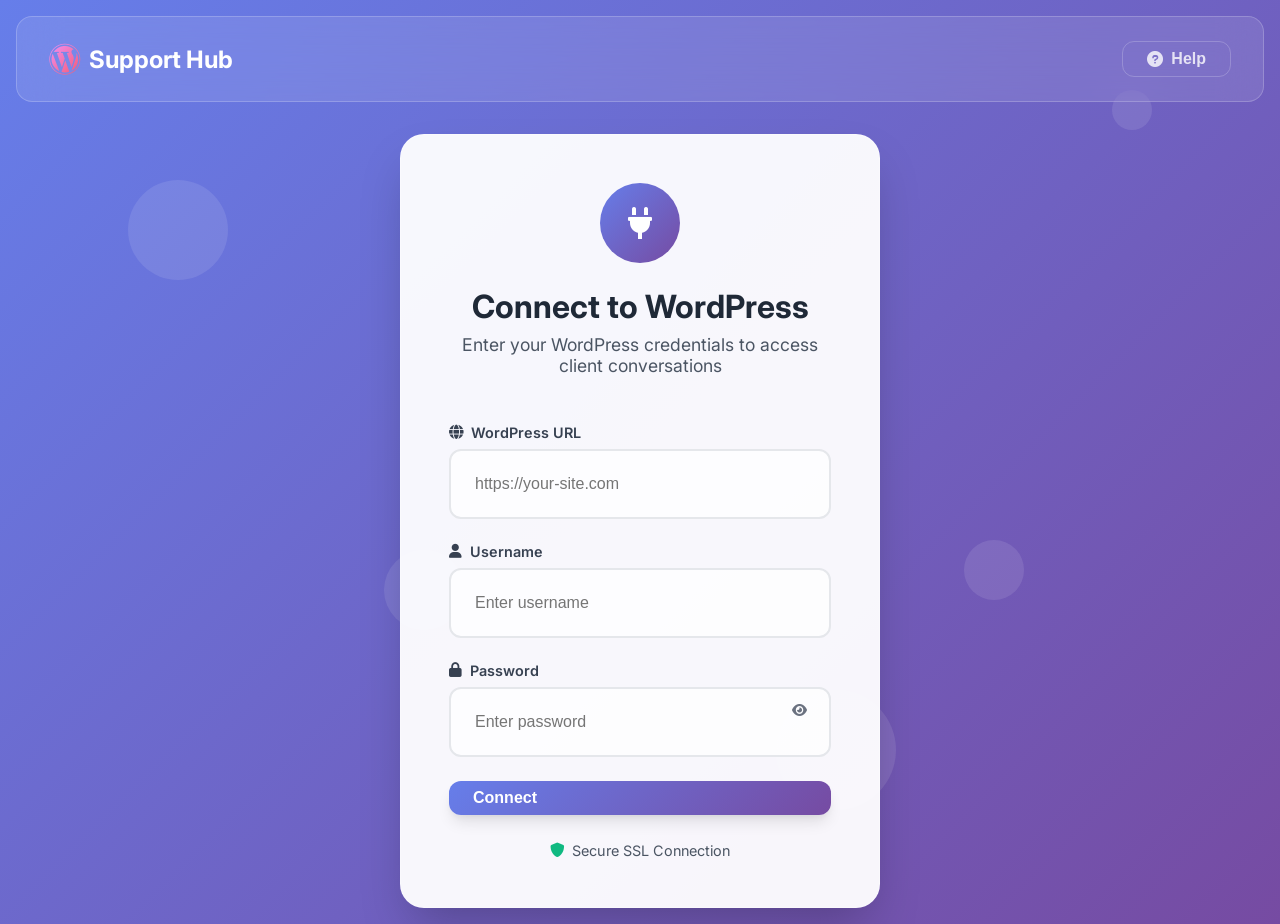
<file: index.html>
<!DOCTYPE html>
<html lang="en">
<head>
    <meta charset="UTF-8">
    <meta name="viewport" content="width=device-width, initial-scale=1.0">
    <title>WordPress Support Hub - Premium Client Portal</title>
    <link rel="stylesheet" href="styles.css">
    <link href="https://cdnjs.cloudflare.com/ajax/libs/font-awesome/6.0.0/css/all.min.css" rel="stylesheet">
    <link href="https://fonts.googleapis.com/css2?family=Inter:wght@300;400;500;600;700&display=swap" rel="stylesheet">
</head>
<body>
    <!-- Loading Screen -->
    <div id="loadingScreen" class="loading-screen">
        <div class="loading-container">
            <div class="loading-sphere">
                <div class="inner-sphere"></div>
            </div>
            <div class="loading-text">
                <span>Loading</span>
                <span class="dots">...</span>
            </div>
        </div>
    </div>

    <!-- Background Animation -->
    <div class="bg-animation">
        <div class="floating-shapes">
            <div class="shape shape-1"></div>
            <div class="shape shape-2"></div>
            <div class="shape shape-3"></div>
            <div class="shape shape-4"></div>
            <div class="shape shape-5"></div>
        </div>
    </div>

    <!-- Main Container -->
    <div class="main-container">
        <!-- Header -->
        <header class="header">
            <div class="header-content">
                <div class="logo">
                    <i class="fab fa-wordpress"></i>
                    <span>Support Hub</span>
                </div>
                <div class="header-actions">
                    <button class="btn-ghost" id="helpBtn">
                        <i class="fas fa-question-circle"></i>
                        Help
                    </button>
                </div>
            </div>
        </header>

        <!-- Connection Form -->
        <div id="connectionForm" class="connection-form">
            <div class="form-container">
                <div class="form-header">
                    <div class="form-icon">
                        <i class="fas fa-plug"></i>
                    </div>
                    <h1>Connect to WordPress</h1>
                    <p>Enter your WordPress credentials to access client conversations</p>
                </div>

                <form id="wpConnectionForm" class="wp-form">
                    <div class="input-group">
                        <label for="wpUrl">
                            <i class="fas fa-globe"></i>
                            WordPress URL
                        </label>
                        <input type="url" id="wpUrl" name="wpUrl" placeholder="https://your-site.com" required>
                        <div class="input-underline"></div>
                    </div>

                    <div class="input-group">
                        <label for="wpUsername">
                            <i class="fas fa-user"></i>
                            Username
                        </label>
                        <input type="text" id="wpUsername" name="wpUsername" placeholder="Enter username" required>
                        <div class="input-underline"></div>
                    </div>

                    <div class="input-group">
                        <label for="wpPassword">
                            <i class="fas fa-lock"></i>
                            Password
                        </label>
                        <input type="password" id="wpPassword" name="wpPassword" placeholder="Enter password" required>
                        <div class="input-underline"></div>
                        <button type="button" class="password-toggle" onclick="togglePassword()">
                            <i class="fas fa-eye"></i>
                        </button>
                    </div>

                    <button type="submit" class="btn-primary" id="connectBtn">
                        <span class="btn-text">Connect</span>
                        <span class="btn-loading">
                            <i class="fas fa-spinner fa-spin"></i>
                        </span>
                    </button>
                </form>

                <div class="form-footer">
                    <div class="security-badge">
                        <i class="fas fa-shield-alt"></i>
                        <span>Secure SSL Connection</span>
                    </div>
                </div>
            </div>
        </div>

        <!-- Dashboard -->
        <div id="dashboard" class="dashboard hidden">
            <div class="dashboard-header">
                <div class="site-info">
                    <div class="site-icon">
                        <i class="fab fa-wordpress"></i>
                    </div>
                    <div class="site-details">
                        <h2 id="siteName">WordPress Site</h2>
                        <p id="siteUrl">https://example.com</p>
                    </div>
                </div>
                <div class="dashboard-actions">
                    <button class="btn-secondary" id="refreshBtn">
                        <i class="fas fa-sync-alt"></i>
                        Refresh
                    </button>
                    <button class="btn-ghost" id="disconnectBtn">
                        <i class="fas fa-sign-out-alt"></i>
                        Disconnect
                    </button>
                </div>
            </div>

            <div class="dashboard-content">
                <!-- Client List -->
                <div class="clients-section">
                    <div class="section-header">
                        <h3>
                            <i class="fas fa-users"></i>
                            Client Conversations
                        </h3>
                        <div class="clients-stats">
                            <span class="stat">
                                <span class="stat-number" id="totalClients">0</span>
                                <span class="stat-label">Total Clients</span>
                            </span>
                            <span class="stat">
                                <span class="stat-number" id="activeChats">0</span>
                                <span class="stat-label">Active Chats</span>
                            </span>
                        </div>
                    </div>

                    <div class="clients-container">
                        <div class="clients-list" id="clientsList">
                            <!-- Clients will be loaded here -->
                        </div>
                    </div>
                </div>

                <!-- Chat Interface -->
                <div class="chat-section">
                    <div id="chatContainer" class="chat-container">
                        <div class="chat-placeholder">
                            <div class="placeholder-icon">
                                <i class="fas fa-comments"></i>
                            </div>
                            <h3>Select a client to view conversation</h3>
                            <p>Choose a client from the list to start viewing their conversation history</p>
                        </div>
                    </div>
                </div>
            </div>
        </div>
    </div>

    <!-- Chat Modal -->
    <div id="chatModal" class="modal">
        <div class="modal-content">
            <div class="modal-header">
                <div class="client-info">
                    <div class="client-avatar" id="modalClientAvatar">
                        <i class="fas fa-user"></i>
                    </div>
                    <div class="client-details">
                        <h3 id="modalClientName">Client Name</h3>
                        <p id="modalClientIP">IP: 192.168.1.1</p>
                        <span class="client-status" id="modalClientStatus">Online</span>
                    </div>
                </div>
                <button class="modal-close" onclick="closeChatModal()">
                    <i class="fas fa-times"></i>
                </button>
            </div>
            
            <div class="modal-body">
                <div class="chat-messages" id="chatMessages">
                    <!-- Messages will be loaded here -->
                </div>
                
                <div class="chat-input-container">
                    <div class="chat-input">
                        <input type="text" id="messageInput" placeholder="Type your message...">
                        <button class="send-btn" onclick="sendMessage()">
                            <i class="fas fa-paper-plane"></i>
                        </button>
                    </div>
                </div>
            </div>
        </div>
    </div>

    <script src="script.js?v=2025010202"></script>
</body>
</html>
</file>
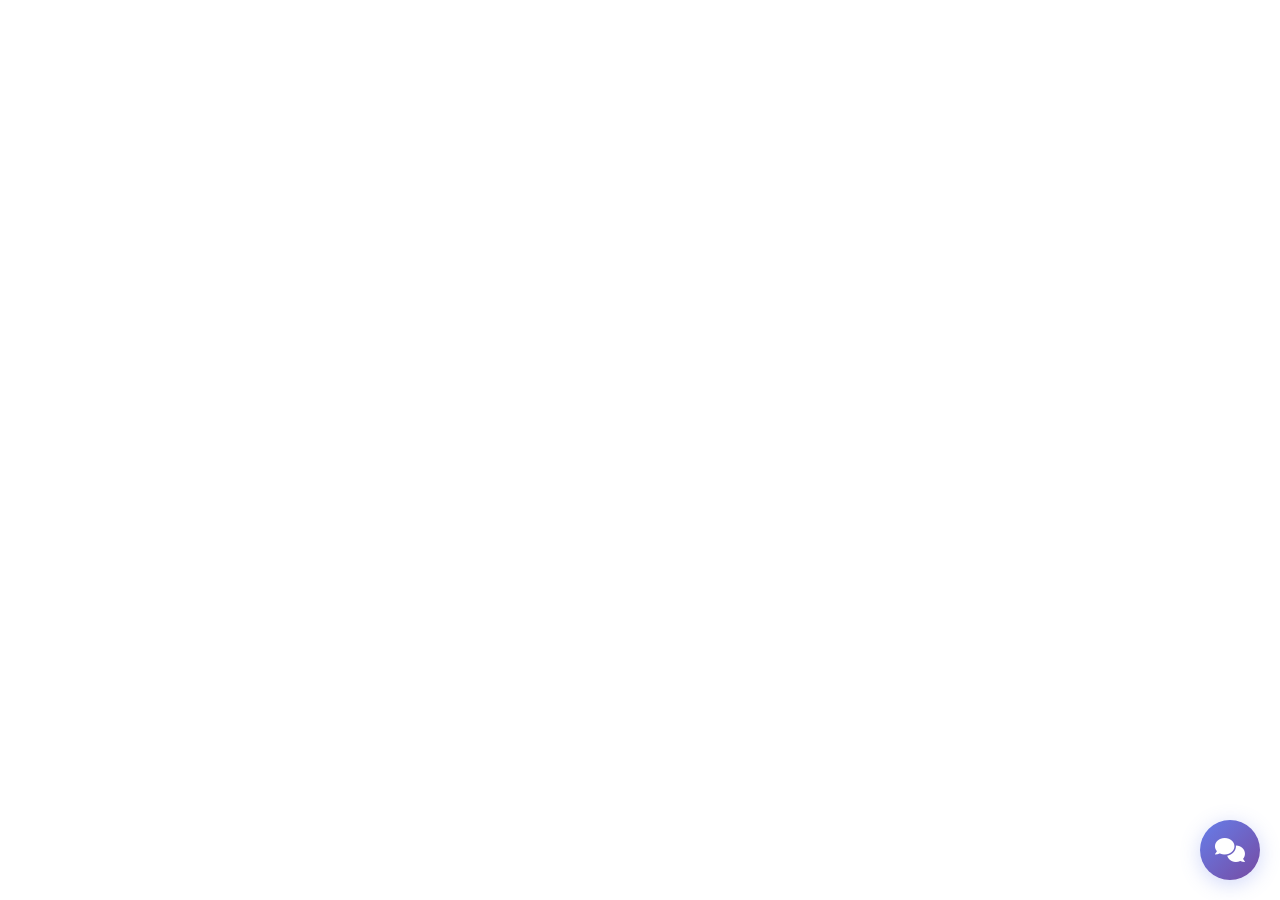
<file: chatbot-widget.html>
<!DOCTYPE html>
<html lang="en">
<head>
    <meta charset="UTF-8">
    <meta name="viewport" content="width=device-width, initial-scale=1.0">
    <title>Visitor Chat Widget - WordPress Support Hub</title>
    <style>
        /* Chatbot Widget Styles */
        .chatbot-widget {
            position: fixed;
            bottom: 20px;
            right: 20px;
            z-index: 10000;
            font-family: -apple-system, BlinkMacSystemFont, sans-serif;
        }

        .chatbot-toggle {
            width: 60px;
            height: 60px;
            background: linear-gradient(135deg, #667eea 0%, #764ba2 100%);
            border-radius: 50%;
            cursor: pointer;
            display: flex;
            align-items: center;
            justify-content: center;
            color: white;
            font-size: 24px;
            box-shadow: 0 4px 20px rgba(102, 126, 234, 0.3);
            transition: all 0.3s ease;
            animation: pulse 2s infinite;
        }

        .chatbot-toggle:hover {
            transform: scale(1.1);
            box-shadow: 0 6px 25px rgba(102, 126, 234, 0.4);
        }

        .chatbot-toggle.active {
            background: #ef4444;
            animation: none;
        }

        @keyframes pulse {
            0% { box-shadow: 0 4px 20px rgba(102, 126, 234, 0.3); }
            50% { box-shadow: 0 4px 30px rgba(102, 126, 234, 0.6); }
            100% { box-shadow: 0 4px 20px rgba(102, 126, 234, 0.3); }
        }

        .chatbot-window {
            position: absolute;
            bottom: 80px;
            right: 0;
            width: 350px;
            height: 500px;
            background: white;
            border-radius: 20px;
            box-shadow: 0 10px 40px rgba(0, 0, 0, 0.15);
            display: none;
            flex-direction: column;
            overflow: hidden;
            transform: translateY(10px) scale(0.95);
            opacity: 0;
            transition: all 0.3s cubic-bezier(0.4, 0, 0.2, 1);
        }

        .chatbot-window.active {
            display: flex;
            transform: translateY(0) scale(1);
            opacity: 1;
        }

        .chatbot-header {
            background: linear-gradient(135deg, #667eea 0%, #764ba2 100%);
            color: white;
            padding: 20px;
            display: flex;
            align-items: center;
            gap: 12px;
        }

        .chatbot-avatar {
            width: 40px;
            height: 40px;
            background: rgba(255, 255, 255, 0.2);
            border-radius: 50%;
            display: flex;
            align-items: center;
            justify-content: center;
            font-size: 18px;
        }

        .chatbot-header-text h3 {
            margin: 0;
            font-size: 16px;
            font-weight: 600;
        }

        .chatbot-header-text p {
            margin: 4px 0 0 0;
            font-size: 12px;
            opacity: 0.9;
        }

        .chatbot-messages {
            flex: 1;
            padding: 20px;
            overflow-y: auto;
            background: #f8fafc;
        }

        .chatbot-message {
            margin: 15px 0;
            display: flex;
            gap: 10px;
        }

        .chatbot-message.user {
            flex-direction: row-reverse;
        }

        .chatbot-message-avatar {
            width: 32px;
            height: 32px;
            border-radius: 50%;
            display: flex;
            align-items: center;
            justify-content: center;
            font-size: 14px;
            flex-shrink: 0;
        }

        .chatbot-message.user .chatbot-message-avatar {
            background: #3b82f6;
            color: white;
        }

        .chatbot-message.bot .chatbot-message-avatar {
            background: #10b981;
            color: white;
        }

        .chatbot-message-bubble {
            max-width: 250px;
            padding: 12px 16px;
            border-radius: 18px;
            word-wrap: break-word;
        }

        .chatbot-message.user .chatbot-message-bubble {
            background: #3b82f6;
            color: white;
            border-bottom-right-radius: 6px;
        }

        .chatbot-message.bot .chatbot-message-bubble {
            background: white;
            color: #374151;
            border: 1px solid #e5e7eb;
            border-bottom-left-radius: 6px;
        }

        .chatbot-message-time {
            font-size: 11px;
            color: #6b7280;
            margin-top: 4px;
            text-align: center;
        }

        .chatbot-input-area {
            padding: 20px;
            border-top: 1px solid #e5e7eb;
            background: white;
        }

        .chatbot-input-container {
            display: flex;
            gap: 10px;
            align-items: flex-end;
        }

        .chatbot-input {
            flex: 1;
            min-height: 20px;
            max-height: 80px;
            padding: 12px 16px;
            border: 2px solid #e5e7eb;
            border-radius: 20px;
            outline: none;
            resize: none;
            font-family: inherit;
            font-size: 14px;
            transition: border-color 0.2s ease;
        }

        .chatbot-input:focus {
            border-color: #667eea;
        }

        .chatbot-send-btn {
            width: 40px;
            height: 40px;
            background: #667eea;
            color: white;
            border: none;
            border-radius: 50%;
            cursor: pointer;
            display: flex;
            align-items: center;
            justify-content: center;
            transition: all 0.2s ease;
        }

        .chatbot-send-btn:hover {
            background: #5a67d8;
            transform: scale(1.05);
        }

        .chatbot-send-btn:disabled {
            background: #d1d5db;
            cursor: not-allowed;
            transform: none;
        }

        .typing-indicator {
            display: none;
            align-items: center;
            gap: 10px;
            margin: 15px 0;
        }

        .typing-dots {
            display: flex;
            gap: 4px;
        }

        .typing-dot {
            width: 8px;
            height: 8px;
            background: #9ca3af;
            border-radius: 50%;
            animation: typing 1.4s infinite ease-in-out;
        }

        .typing-dot:nth-child(1) { animation-delay: -0.32s; }
        .typing-dot:nth-child(2) { animation-delay: -0.16s; }

        @keyframes typing {
            0%, 80%, 100% { 
                transform: scale(0);
                opacity: 0.5; 
            }
            40% { 
                transform: scale(1);
                opacity: 1; 
            }
        }

        /* Mobile responsiveness */
        @media (max-width: 480px) {
            .chatbot-widget {
                bottom: 10px;
                right: 10px;
            }

            .chatbot-window {
                width: calc(100vw - 20px);
                height: calc(100vh - 100px);
                right: -10px;
            }
        }
    </style>
</head>
<body>
    <div class="chatbot-widget">
        <!-- Chat Toggle Button -->
        <div class="chatbot-toggle" id="chatToggle">
            <i class="fas fa-comments"></i>
        </div>

        <!-- Chat Window -->
        <div class="chatbot-window" id="chatWindow">
            <!-- Header -->
            <div class="chatbot-header">
                <div class="chatbot-avatar">
                    <i class="fas fa-headset"></i>
                </div>
                <div class="chatbot-header-text">
                    <h3>Live Support</h3>
                    <p>We're here to help!</p>
                </div>
            </div>

            <!-- Messages Area -->
            <div class="chatbot-messages" id="chatMessages">
                <!-- Welcome message -->
                <div class="chatbot-message bot">
                    <div class="chatbot-message-avatar">
                        <i class="fas fa-robot"></i>
                    </div>
                    <div class="chatbot-message-content">
                        <div class="chatbot-message-bubble">
                            Hello! How can we help you today? 👋
                        </div>
                        <div class="chatbot-message-time" id="welcomeTime"></div>
                    </div>
                </div>
            </div>

            <!-- Typing Indicator -->
            <div class="typing-indicator" id="typingIndicator">
                <div class="chatbot-message-avatar">
                    <i class="fas fa-user-tie"></i>
                </div>
                <div class="typing-dots">
                    <div class="typing-dot"></div>
                    <div class="typing-dot"></div>
                    <div class="typing-dot"></div>
                </div>
            </div>

            <!-- Input Area -->
            <div class="chatbot-input-area">
                <div class="chatbot-input-container">
                    <textarea id="chatInput" class="chatbot-input" placeholder="Type your message..." rows="1"></textarea>
                    <button id="sendBtn" class="chatbot-send-btn">
                        <i class="fas fa-paper-plane"></i>
                    </button>
                </div>
            </div>
        </div>
    </div>

    <!-- Font Awesome for icons -->
    <link href="https://cdnjs.cloudflare.com/ajax/libs/font-awesome/6.0.0/css/all.min.css" rel="stylesheet">

    <script>
        class ChatWidget {
            constructor() {
                this.isOpen = false;
                this.clientIp = this.generateClientId();
                // Use visitor API that doesn't require authentication
                this.baseUrl = window.location.origin + '/wordpress_support_hub/';
                this.visitorApiUrl = this.baseUrl + 'api/visitor-messages.php';
                this.lastMessageId = 0;
                this.pollInterval = null;
                
                this.init();
            }

            init() {
                this.bindEvents();
                this.showWelcomeTime();
                this.startMessagePolling(); // Start polling immediately
            }

            bindEvents() {
                const toggle = document.getElementById('chatToggle');
                const sendBtn = document.getElementById('sendBtn');
                const input = document.getElementById('chatInput');

                toggle.addEventListener('click', () => this.toggleChat());
                sendBtn.addEventListener('click', () => this.sendMessage());
                
                input.addEventListener('keypress', (e) => {
                    if (e.key === 'Enter' && !e.shiftKey) {
                        e.preventDefault();
                        this.sendMessage();
                    }
                });

                input.addEventListener('input', () => this.autoResize());
            }

            generateClientId() {
                // Use IP address simulation + timestamp for unique client ID
                return Math.random().toString(36).substr(2, 9) + '.' + 
                       Math.random().toString(36).substr(2, 9) + '.' + 
                       Math.random().toString(36).substr(2, 9) + '.' + 
                       Math.floor(Math.random() * 255);
            }

            startMessagePolling() {
                // Poll for new messages every 3 seconds
                this.pollInterval = setInterval(async () => {
                    await this.checkForNewMessages();
                }, 3000);
                
                console.log('🔄 Started visitor message polling for client IP:', this.clientIp);
            }
            
            stopMessagePolling() {
                if (this.pollInterval) {
                    clearInterval(this.pollInterval);
                    this.pollInterval = null;
                    console.log('⏹️ Stopped visitor message polling');
                }
            }
            
            async checkForNewMessages() {
                try {
                    const url = `${this.visitorApiUrl}?client_ip=${encodeURIComponent(this.clientIp)}&last_message_id=${this.lastMessageId}`;
                    const response = await fetch(url);
                    const data = await response.json();
                    
                    if (data.success && data.data.messages && data.data.messages.length > 0) {
                        console.log(`📨 New messages from admin: ${data.data.messages.length}`);
                        
                        // Add new messages to the chat
                        data.data.messages.forEach(message => {
                            if (message.sender === 'support') {
                                this.addMessage(message.message, 'bot');
                                
                                // Show notification if chat is closed
                                if (!this.isOpen) {
                                    this.showNotification();
                                }
                            }
                        });
                        
                        // Update last message ID
                        this.lastMessageId = data.data.last_message_id;
                    }
                } catch (error) {
                    console.error('Error polling for new messages:', error);
                }
            }
            
            showNotification() {
                const toggle = document.getElementById('chatToggle');
                
                // Add pulsing notification
                toggle.style.background = '#ef4444';
                toggle.style.animation = 'pulse 1s infinite';
                
                // Reset after a few seconds
                setTimeout(() => {
                    if (!this.isOpen) {
                        toggle.style.background = '';
                        toggle.style.animation = 'pulse 2s infinite';
                    }
                }, 5000);
            }

            // Remove authentication - visitors can send messages anonymously
            async startSession() {
                // No authentication needed for visitor messages
                console.log('✅ Visitor chat ready - no authentication required');
            }

            async createDemoSession() {
                // Not needed for visitor messages
            }

            toggleChat() {
                const toggle = document.getElementById('chatToggle');
                const window = document.getElementById('chatWindow');

                if (this.isOpen) {
                    this.closeChat();
                } else {
                    this.openChat();
                }
            }

            openChat() {
                const toggle = document.getElementById('chatToggle');
                const window = document.getElementById('chatWindow');

                this.isOpen = true;
                toggle.classList.add('active');
                window.classList.add('active');
                
                // Reset notification styling
                toggle.style.background = '';
                toggle.style.animation = 'none';

                setTimeout(() => {
                    document.getElementById('chatInput').focus();
                }, 300);
            }

            closeChat() {
                const toggle = document.getElementById('chatToggle');
                const window = document.getElementById('chatWindow');

                this.isOpen = false;
                toggle.classList.remove('active');
                window.classList.remove('active');
            }

            async sendMessage() {
                const input = document.getElementById('chatInput');
                const message = input.value.trim();

                if (!message) return;

                // Add message to UI
                this.addMessage(message, 'user');
                input.value = '';
                this.autoResize();

                // Show typing indicator
                this.showTyping();

                try {
                    console.log(`📤 Sending visitor message: "${message}"`);
                    
                    const response = await fetch(this.visitorApiUrl, {
                        method: 'POST',
                        headers: {
                            'Content-Type': 'application/json'
                        },
                        body: JSON.stringify({
                            client_ip: this.clientIp,
                            message: message,
                            client_name: 'Website Visitor'
                        })
                    });

                    const data = await response.json();
                    
                    if (data.success) {
                        console.log('✅ Message sent successfully! Message ID:', data.data.message_id);
                        this.addMessage('Message sent! A support agent will respond shortly. 💬', 'bot');
                        
                        // Update last message ID to include our own message
                        this.lastMessageId = Math.max(this.lastMessageId, data.data.message_id);
                    } else {
                        throw new Error(data.error || 'Failed to send message');
                    }

                } catch (error) {
                    console.error('❌ Error sending message:', error);
                    this.addMessage('Sorry, there was an error sending your message. Please try again.', 'bot');
                } finally {
                    this.hideTyping();
                }
            }

            addMessage(text, sender) {
                const container = document.getElementById('chatMessages');
                const messageDiv = document.createElement('div');
                messageDiv.className = `chatbot-message ${sender}`;

                const time = new Date().toLocaleTimeString([], { 
                    hour: '2-digit', 
                    minute: '2-digit' 
                });

                messageDiv.innerHTML = `
                    <div class="chatbot-message-avatar">
                        <i class="fas fa-${sender === 'user' ? 'user' : 'robot'}"></i>
                    </div>
                    <div class="chatbot-message-content">
                        <div class="chatbot-message-bubble">
                            ${this.escapeHtml(text)}
                        </div>
                        <div class="chatbot-message-time">${time}</div>
                    </div>
                `;

                container.appendChild(messageDiv);
                container.scrollTop = container.scrollHeight;
            }

            showTyping() {
                document.getElementById('typingIndicator').style.display = 'flex';
                document.getElementById('chatMessages').scrollTop = 
                    document.getElementById('chatMessages').scrollHeight;
            }

            hideTyping() {
                document.getElementById('typingIndicator').style.display = 'none';
            }

            autoResize() {
                const input = document.getElementById('chatInput');
                input.style.height = 'auto';
                input.style.height = Math.min(input.scrollHeight, 80) + 'px';
            }

            showWelcomeTime() {
                const timeElement = document.getElementById('welcomeTime');
                const time = new Date().toLocaleTimeString([], { 
                    hour: '2-digit', 
                    minute: '2-digit' 
                });
                timeElement.textContent = time;
            }

            escapeHtml(text) {
                const div = document.createElement('div');
                div.textContent = text;
                return div.innerHTML;
            }
        }

        // Initialize chat widget when page loads
        document.addEventListener('DOMContentLoaded', () => {
            new ChatWidget();
        });
    </script>
</body>
</html>
</file>
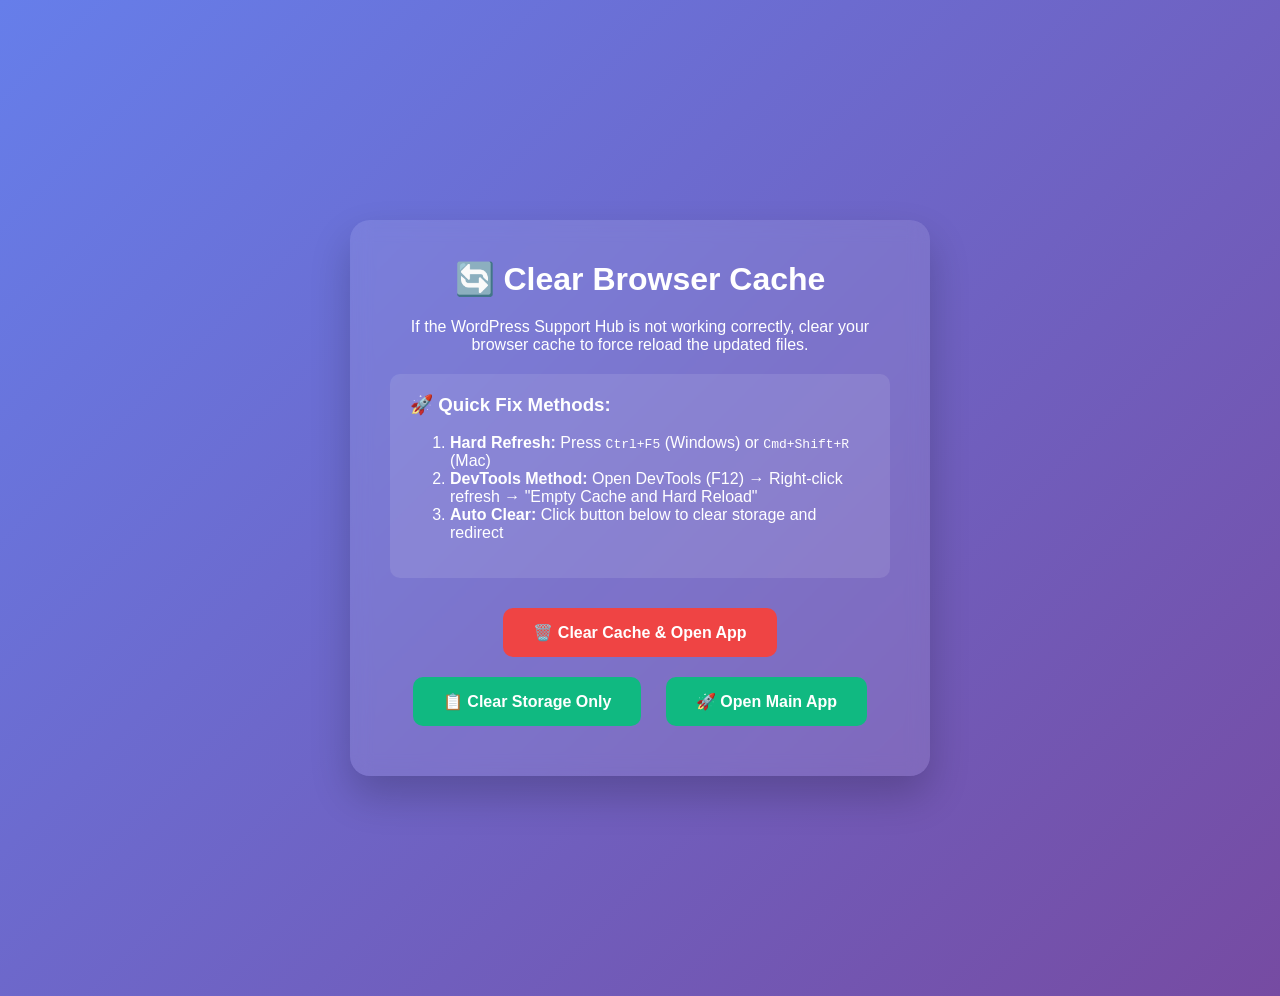
<file: clear-cache.html>
<!DOCTYPE html>
<html lang="en">
<head>
    <meta charset="UTF-8">
    <meta name="viewport" content="width=device-width, initial-scale=1.0">
    <title>Clear Cache - WordPress Support Hub</title>
    <style>
        body {
            font-family: -apple-system, BlinkMacSystemFont, sans-serif;
            padding: 40px;
            background: linear-gradient(135deg, #667eea 0%, #764ba2 100%);
            color: white;
            text-align: center;
            min-height: 100vh;
            display: flex;
            flex-direction: column;
            justify-content: center;
            align-items: center;
        }
        .container {
            background: rgba(255, 255, 255, 0.1);
            backdrop-filter: blur(10px);
            border-radius: 20px;
            padding: 40px;
            max-width: 500px;
            width: 100%;
            box-shadow: 0 20px 40px rgba(0, 0, 0, 0.2);
        }
        h1 {
            margin: 0 0 20px 0;
            font-size: 2em;
        }
        .btn {
            background: #10b981;
            color: white;
            border: none;
            padding: 15px 30px;
            border-radius: 10px;
            cursor: pointer;
            margin: 10px;
            font-size: 16px;
            font-weight: 600;
            transition: all 0.3s ease;
            text-decoration: none;
            display: inline-block;
        }
        .btn:hover {
            background: #059669;
            transform: translateY(-2px);
        }
        .btn.danger {
            background: #ef4444;
        }
        .btn.danger:hover {
            background: #dc2626;
        }
        .instructions {
            background: rgba(255, 255, 255, 0.1);
            padding: 20px;
            border-radius: 10px;
            margin: 20px 0;
            text-align: left;
        }
        .instructions h3 {
            margin-top: 0;
        }
        .success {
            background: #10b981;
            padding: 15px;
            border-radius: 8px;
            margin: 20px 0;
        }
    </style>
</head>
<body>
    <div class="container">
        <h1>🔄 Clear Browser Cache</h1>
        <p>If the WordPress Support Hub is not working correctly, clear your browser cache to force reload the updated files.</p>
        
        <div class="instructions">
            <h3>🚀 Quick Fix Methods:</h3>
            <ol>
                <li><strong>Hard Refresh:</strong> Press <code>Ctrl+F5</code> (Windows) or <code>Cmd+Shift+R</code> (Mac)</li>
                <li><strong>DevTools Method:</strong> Open DevTools (F12) → Right-click refresh → "Empty Cache and Hard Reload"</li>
                <li><strong>Auto Clear:</strong> Click button below to clear storage and redirect</li>
            </ol>
        </div>
        
        <button class="btn danger" onclick="clearCacheAndRedirect()">🗑️ Clear Cache & Open App</button>
        <button class="btn" onclick="clearStorageOnly()">📋 Clear Storage Only</button>
        <a href="index.html" class="btn" target="_blank">🚀 Open Main App</a>
        
        <div id="result"></div>
    </div>

    <script>
        function clearCacheAndRedirect() {
            // Clear all storage
            localStorage.clear();
            sessionStorage.clear();
            
            // Clear cookies
            document.cookie.split(";").forEach(function(c) { 
                document.cookie = c.replace(/^ +/, "").replace(/=.*/, "=;expires=" + new Date().toUTCString() + ";path=/"); 
            });
            
            // Show success message
            document.getElementById('result').innerHTML = '<div class="success">✅ Cache cleared! Redirecting to main app...</div>';
            
            // Redirect with cache-busting
            setTimeout(() => {
                window.location.href = `index.html?v=${Date.now()}`;
            }, 2000);
        }
        
        function clearStorageOnly() {
            localStorage.clear();
            sessionStorage.clear();
            document.getElementById('result').innerHTML = '<div class="success">✅ Storage cleared successfully!</div>';
        }
        
        // Auto-clear on page load if requested
        const urlParams = new URLSearchParams(window.location.search);
        if (urlParams.get('auto') === 'true') {
            clearCacheAndRedirect();
        }
    </script>
</body>
</html>
</file>
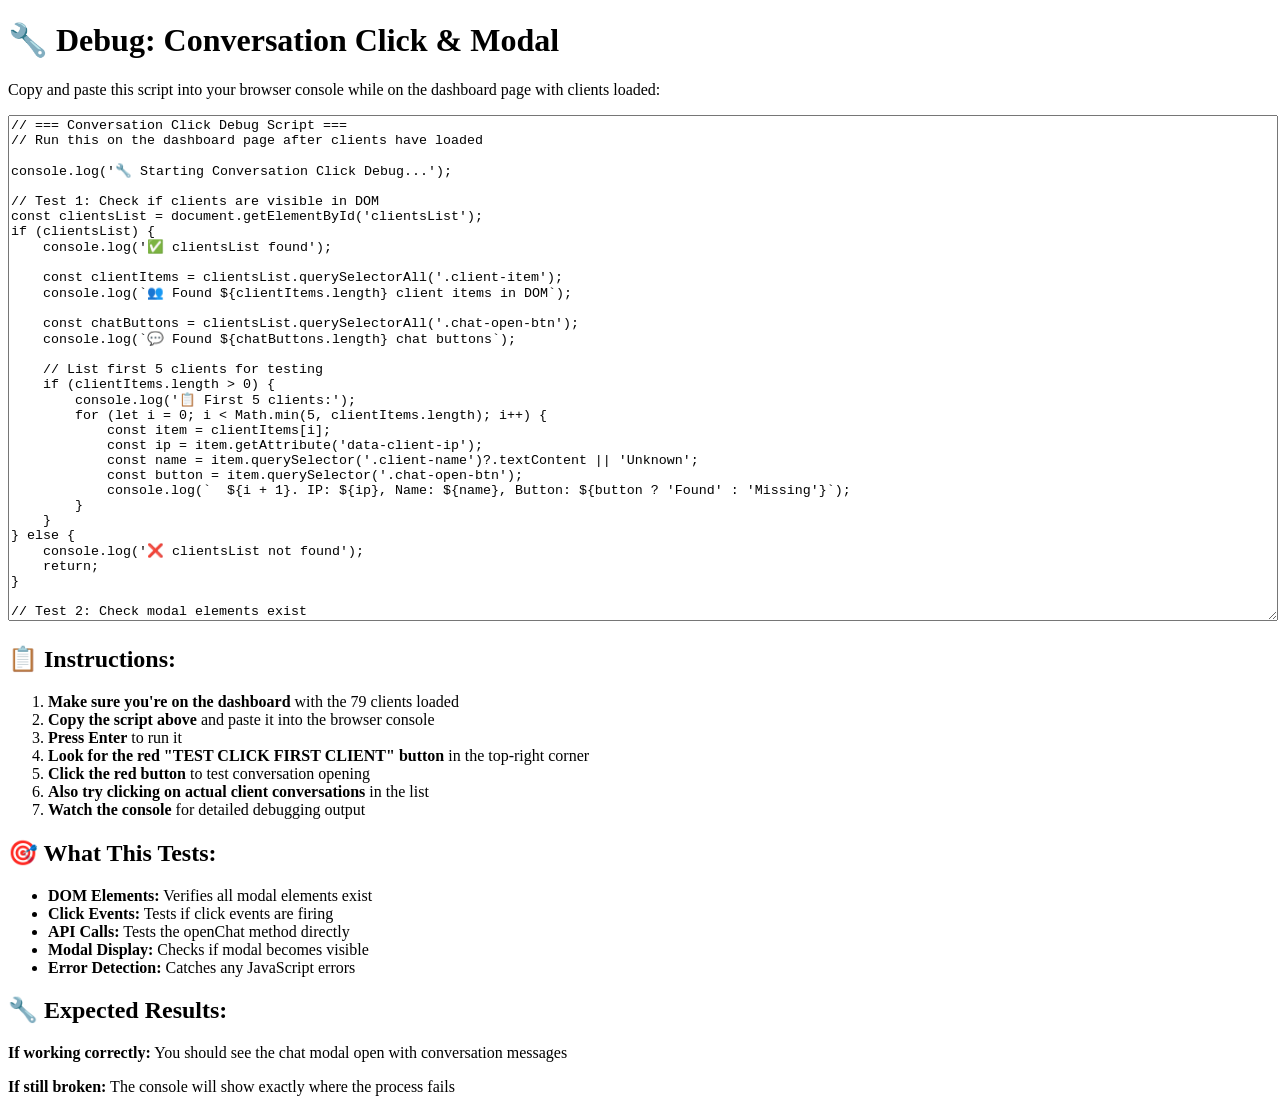
<file: debug-conversation-click.html>
<!DOCTYPE html>
<html>
<head>
    <title>Debug Conversation Click</title>
</head>
<body>
    <h1>🔧 Debug: Conversation Click & Modal</h1>
    <p>Copy and paste this script into your browser console while on the dashboard page with clients loaded:</p>
    
    <textarea style="width:100%; height:500px; font-family:monospace;">
// === Conversation Click Debug Script ===
// Run this on the dashboard page after clients have loaded

console.log('🔧 Starting Conversation Click Debug...');

// Test 1: Check if clients are visible in DOM
const clientsList = document.getElementById('clientsList');
if (clientsList) {
    console.log('✅ clientsList found');
    
    const clientItems = clientsList.querySelectorAll('.client-item');
    console.log(`👥 Found ${clientItems.length} client items in DOM`);
    
    const chatButtons = clientsList.querySelectorAll('.chat-open-btn');
    console.log(`💬 Found ${chatButtons.length} chat buttons`);
    
    // List first 5 clients for testing
    if (clientItems.length > 0) {
        console.log('📋 First 5 clients:');
        for (let i = 0; i < Math.min(5, clientItems.length); i++) {
            const item = clientItems[i];
            const ip = item.getAttribute('data-client-ip');
            const name = item.querySelector('.client-name')?.textContent || 'Unknown';
            const button = item.querySelector('.chat-open-btn');
            console.log(`  ${i + 1}. IP: ${ip}, Name: ${name}, Button: ${button ? 'Found' : 'Missing'}`);
        }
    }
} else {
    console.log('❌ clientsList not found');
    return;
}

// Test 2: Check modal elements exist
const modalElements = {
    'chatModal': document.getElementById('chatModal'),
    'modalClientName': document.getElementById('modalClientName'),
    'modalClientIP': document.getElementById('modalClientIP'),
    'modalClientStatus': document.getElementById('modalClientStatus'),
    'chatMessages': document.getElementById('chatMessages'),
    'messageInput': document.getElementById('messageInput')
};

console.log('🔍 Checking modal elements:');
let modalElementsExist = true;
Object.keys(modalElements).forEach(key => {
    const exists = !!modalElements[key];
    console.log(`${exists ? '✅' : '❌'} ${key}: ${exists ? 'Found' : 'Missing'}`);
    if (!exists) modalElementsExist = false;
});

// Test 3: Test first chat button click
if (chatButtons.length > 0) {
    const firstButton = chatButtons[0];
    const clientIp = firstButton.getAttribute('data-client-ip');
    
    console.log(`🧪 Testing click on first chat button (IP: ${clientIp})...`);
    
    // Add test click listener
    firstButton.addEventListener('click', function(e) {
        console.log('🔥 CLICK EVENT FIRED!');
        console.log('📍 Event details:', {
            target: e.target,
            currentTarget: e.currentTarget,
            clientIp: clientIp
        });
    });
    
    // Test direct openChat call
    if (window.supportHub && window.supportHub.openChat) {
        console.log('🎯 Testing direct openChat call...');
        
        window.supportHub.openChat(clientIp)
            .then(() => {
                console.log('✅ openChat completed successfully');
                
                // Check if modal is now visible
                const modal = document.getElementById('chatModal');
                if (modal) {
                    console.log('🔍 Modal display style:', window.getComputedStyle(modal).display);
                    console.log('🔍 Modal visibility:', window.getComputedStyle(modal).visibility);
                    console.log('🔍 Modal classes:', modal.className);
                }
            })
            .catch(error => {
                console.error('❌ openChat failed:', error);
                console.error('📋 Error details:', {
                    message: error.message,
                    stack: error.stack
                });
            });
    } else {
        console.log('❌ supportHub.openChat not available');
    }
    
    // Create manual test button
    console.log('🎨 Creating manual test button...');
    const testButton = document.createElement('button');
    testButton.textContent = '🧪 TEST CLICK FIRST CLIENT';
    testButton.style.cssText = 'position:fixed;top:10px;right:10px;z-index:9999;background:red;color:white;padding:10px;border:none;cursor:pointer;font-size:14px;';
    testButton.onclick = function() {
        console.log('🎯 Manual test button clicked!');
        if (window.supportHub) {
            window.supportHub.openChat(clientIp);
        }
    };
    document.body.appendChild(testButton);
    console.log('✅ Red test button added to top-right corner');
    
} else {
    console.log('❌ No chat buttons found to test');
}

// Test 4: Check for JavaScript errors
window.addEventListener('error', function(e) {
    console.error('💥 JavaScript Error Detected:', {
        message: e.message,
        filename: e.filename,
        lineno: e.lineno,
        colno: e.colno,
        error: e.error
    });
});

// Test 5: Override openChat with debug version
if (window.supportHub) {
    const originalOpenChat = window.supportHub.openChat.bind(window.supportHub);
    
    window.supportHub.openChat = function(clientIp) {
        console.log('🎯 INTERCEPTED openChat call with IP:', clientIp);
        
        return originalOpenChat(clientIp)
            .then(result => {
                console.log('✅ openChat SUCCESS:', result);
                return result;
            })
            .catch(error => {
                console.error('❌ openChat ERROR:', error);
                throw error;
            });
    };
    
    console.log('🔧 openChat interceptor installed');
}

console.log('🏁 Conversation click debug complete!');
console.log('👉 Try clicking on a client conversation or the red test button');
</textarea>

    <h2>📋 Instructions:</h2>
    <ol>
        <li><strong>Make sure you're on the dashboard</strong> with the 79 clients loaded</li>
        <li><strong>Copy the script above</strong> and paste it into the browser console</li>
        <li><strong>Press Enter</strong> to run it</li>
        <li><strong>Look for the red "TEST CLICK FIRST CLIENT" button</strong> in the top-right corner</li>
        <li><strong>Click the red button</strong> to test conversation opening</li>
        <li><strong>Also try clicking on actual client conversations</strong> in the list</li>
        <li><strong>Watch the console</strong> for detailed debugging output</li>
    </ol>

    <h2>🎯 What This Tests:</h2>
    <ul>
        <li><strong>DOM Elements:</strong> Verifies all modal elements exist</li>
        <li><strong>Click Events:</strong> Tests if click events are firing</li>
        <li><strong>API Calls:</strong> Tests the openChat method directly</li>
        <li><strong>Modal Display:</strong> Checks if modal becomes visible</li>
        <li><strong>Error Detection:</strong> Catches any JavaScript errors</li>
    </ul>

    <h2>🔧 Expected Results:</h2>
    <p><strong>If working correctly:</strong> You should see the chat modal open with conversation messages</p>
    <p><strong>If still broken:</strong> The console will show exactly where the process fails</p>
</body>
</html>
</file>
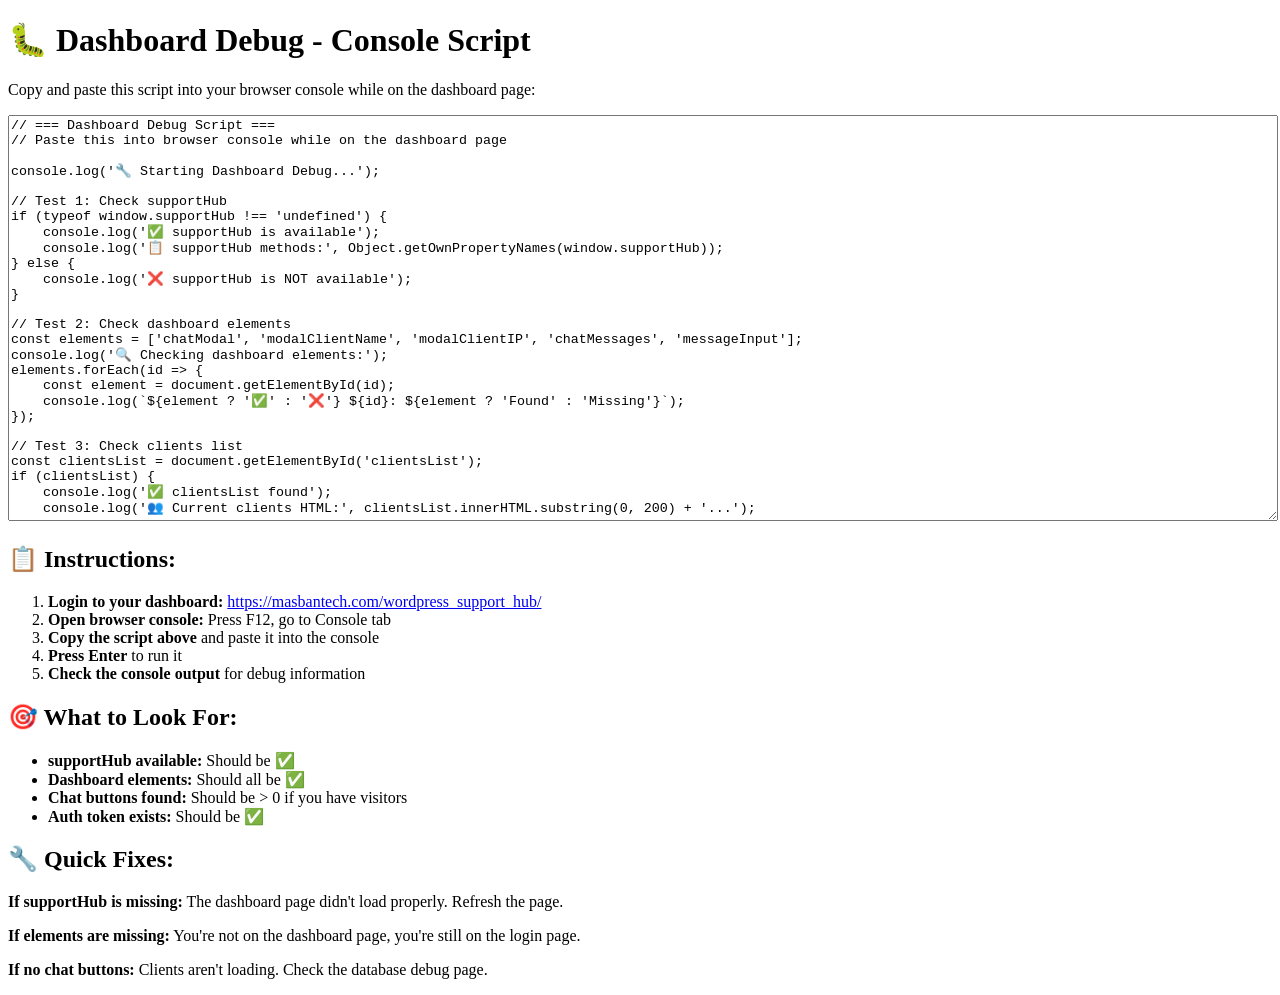
<file: debug-dashboard-embed.html>
<!DOCTYPE html>
<html>
<head>
    <title>Dashboard Debug Script</title>
</head>
<body>
    <h1>🐛 Dashboard Debug - Console Script</h1>
    <p>Copy and paste this script into your browser console while on the dashboard page:</p>
    
    <textarea style="width:100%; height:400px; font-family:monospace;">
// === Dashboard Debug Script ===
// Paste this into browser console while on the dashboard page

console.log('🔧 Starting Dashboard Debug...');

// Test 1: Check supportHub
if (typeof window.supportHub !== 'undefined') {
    console.log('✅ supportHub is available');
    console.log('📋 supportHub methods:', Object.getOwnPropertyNames(window.supportHub));
} else {
    console.log('❌ supportHub is NOT available');
}

// Test 2: Check dashboard elements
const elements = ['chatModal', 'modalClientName', 'modalClientIP', 'chatMessages', 'messageInput'];
console.log('🔍 Checking dashboard elements:');
elements.forEach(id => {
    const element = document.getElementById(id);
    console.log(`${element ? '✅' : '❌'} ${id}: ${element ? 'Found' : 'Missing'}`);
});

// Test 3: Check clients list
const clientsList = document.getElementById('clientsList');
if (clientsList) {
    console.log('✅ clientsList found');
    console.log('👥 Current clients HTML:', clientsList.innerHTML.substring(0, 200) + '...');
    
    // Count chat buttons
    const chatButtons = clientsList.querySelectorAll('.chat-open-btn');
    console.log(`💬 Found ${chatButtons.length} chat buttons`);
    
    // Add test click handler
    if (chatButtons.length > 0) {
        console.log('🧪 Adding test click handlers...');
        chatButtons.forEach((btn, index) => {
            const ip = btn.getAttribute('data-client-ip');
            console.log(`Button ${index}: IP = ${ip}`);
            
            // Add test click
            btn.addEventListener('click', function(e) {
                console.log(`🔥 TEST CLICK: Button clicked for IP ${ip}`);
                e.preventDefault();
                e.stopPropagation();
            });
        });
    }
} else {
    console.log('❌ clientsList not found');
}

// Test 4: Check authentication
const token = localStorage.getItem('wp_support_token');
console.log('🔑 Auth token exists:', !!token);

// Test 5: Force reload clients
if (window.supportHub && window.supportHub.loadClients) {
    console.log('🔄 Forcing client reload...');
    window.supportHub.loadClients();
} else {
    console.log('❌ Cannot force client reload - supportHub.loadClients not available');
}

console.log('🏁 Dashboard debug complete!');
</textarea>

    <h2>📋 Instructions:</h2>
    <ol>
        <li><strong>Login to your dashboard:</strong> <a href="https://masbantech.com/wordpress_support_hub/" target="_blank">https://masbantech.com/wordpress_support_hub/</a></li>
        <li><strong>Open browser console:</strong> Press F12, go to Console tab</li>
        <li><strong>Copy the script above</strong> and paste it into the console</li>
        <li><strong>Press Enter</strong> to run it</li>
        <li><strong>Check the console output</strong> for debug information</li>
    </ol>

    <h2>🎯 What to Look For:</h2>
    <ul>
        <li><strong>supportHub available:</strong> Should be ✅</li>
        <li><strong>Dashboard elements:</strong> Should all be ✅</li>
        <li><strong>Chat buttons found:</strong> Should be > 0 if you have visitors</li>
        <li><strong>Auth token exists:</strong> Should be ✅</li>
    </ul>

    <h2>🔧 Quick Fixes:</h2>
    <p><strong>If supportHub is missing:</strong> The dashboard page didn't load properly. Refresh the page.</p>
    <p><strong>If elements are missing:</strong> You're not on the dashboard page, you're still on the login page.</p>
    <p><strong>If no chat buttons:</strong> Clients aren't loading. Check the database debug page.</p>
</body>
</html>
</file>
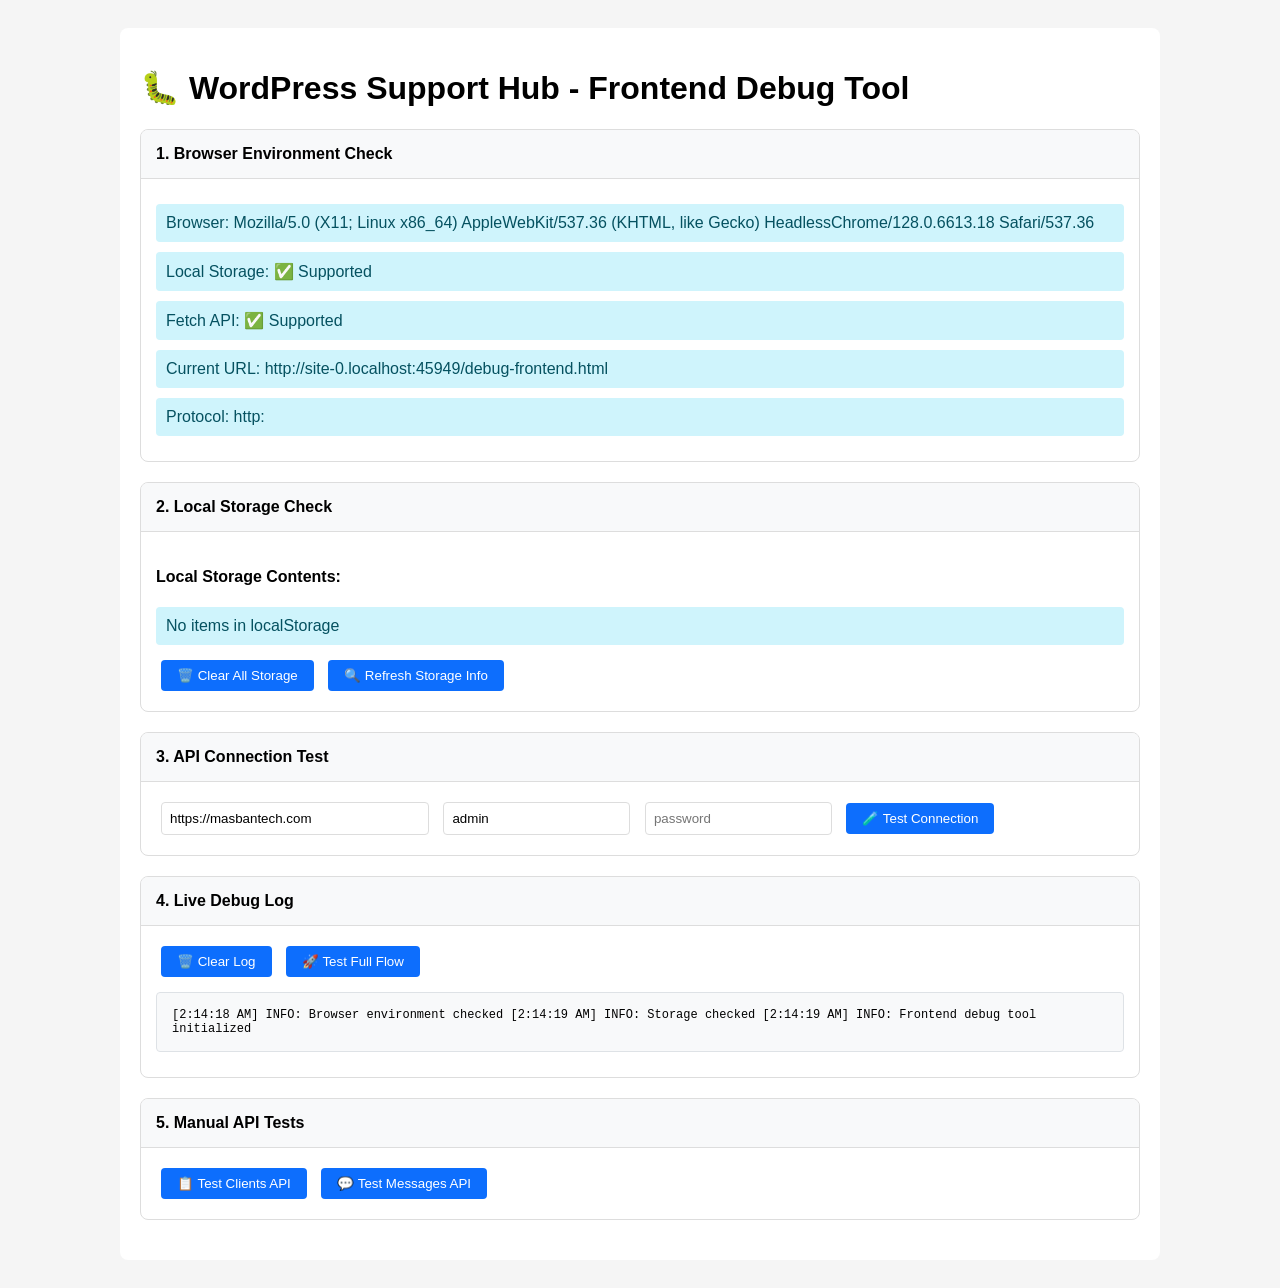
<file: debug-frontend.html>
<!DOCTYPE html>
<html lang="en">
<head>
    <meta charset="UTF-8">
    <meta name="viewport" content="width=device-width, initial-scale=1.0">
    <title>Frontend Debug Tool</title>
    <style>
        body {
            font-family: -apple-system, BlinkMacSystemFont, sans-serif;
            padding: 20px;
            background: #f5f5f5;
        }
        .container {
            max-width: 1000px;
            margin: 0 auto;
            background: white;
            padding: 20px;
            border-radius: 8px;
        }
        .test-section {
            margin: 20px 0;
            border: 1px solid #ddd;
            border-radius: 8px;
            overflow: hidden;
        }
        .test-header {
            background: #f8f9fa;
            padding: 15px;
            border-bottom: 1px solid #ddd;
            font-weight: bold;
        }
        .test-content {
            padding: 15px;
        }
        .success {
            color: #0f5132;
            background: #d1e7dd;
            padding: 10px;
            border-radius: 4px;
            margin: 10px 0;
        }
        .error {
            color: #842029;
            background: #f8d7da;
            padding: 10px;
            border-radius: 4px;
            margin: 10px 0;
        }
        .info {
            color: #055160;
            background: #cff4fc;
            padding: 10px;
            border-radius: 4px;
            margin: 10px 0;
        }
        .debug-log {
            background: #f8f9fa;
            border: 1px solid #dee2e6;
            padding: 15px;
            margin: 10px 0;
            border-radius: 4px;
            max-height: 300px;
            overflow-y: auto;
            font-family: monospace;
            font-size: 12px;
        }
        button {
            background: #0d6efd;
            color: white;
            border: none;
            padding: 8px 16px;
            border-radius: 4px;
            cursor: pointer;
            margin: 5px;
        }
        input {
            padding: 8px;
            margin: 5px;
            border: 1px solid #ddd;
            border-radius: 4px;
        }
        .storage-info {
            background: #f1f3f4;
            padding: 10px;
            border-radius: 4px;
            margin: 10px 0;
        }
    </style>
</head>
<body>
    <div class="container">
        <h1>🐛 WordPress Support Hub - Frontend Debug Tool</h1>
        
        <div class="test-section">
            <div class="test-header">1. Browser Environment Check</div>
            <div class="test-content">
                <div id="browser-info"></div>
            </div>
        </div>

        <div class="test-section">
            <div class="test-header">2. Local Storage Check</div>
            <div class="test-content">
                <div id="storage-info"></div>
                <button onclick="clearStorage()">🗑️ Clear All Storage</button>
                <button onclick="checkStorage()">🔍 Refresh Storage Info</button>
            </div>
        </div>

        <div class="test-section">
            <div class="test-header">3. API Connection Test</div>
            <div class="test-content">
                <div>
                    <input type="url" id="testUrl" placeholder="https://masbantech.com" value="https://masbantech.com" style="width: 250px;">
                    <input type="text" id="testUsername" placeholder="admin" value="admin">
                    <input type="password" id="testPassword" placeholder="password">
                    <button onclick="testConnection()">🧪 Test Connection</button>
                </div>
                <div id="connection-result"></div>
            </div>
        </div>

        <div class="test-section">
            <div class="test-header">4. Live Debug Log</div>
            <div class="test-content">
                <button onclick="clearLog()">🗑️ Clear Log</button>
                <button onclick="testFullFlow()">🚀 Test Full Flow</button>
                <div id="debug-log" class="debug-log"></div>
            </div>
        </div>

        <div class="test-section">
            <div class="test-header">5. Manual API Tests</div>
            <div class="test-content">
                <button onclick="testClientsAPI()">📋 Test Clients API</button>
                <button onclick="testMessagesAPI()">💬 Test Messages API</button>
                <div id="api-results"></div>
            </div>
        </div>
    </div>

    <script>
        // Debug logging
        let debugLog = [];
        
        function log(message, type = 'info') {
            const timestamp = new Date().toLocaleTimeString();
            const logEntry = `[${timestamp}] ${type.toUpperCase()}: ${message}`;
            debugLog.push(logEntry);
            
            const logElement = document.getElementById('debug-log');
            if (logElement) {
                logElement.innerHTML = debugLog.join('\n');
                logElement.scrollTop = logElement.scrollHeight;
            }
            
            // Also log to browser console
            console.log(logEntry);
        }

        function clearLog() {
            debugLog = [];
            document.getElementById('debug-log').innerHTML = '';
        }

        // Browser environment check
        function checkBrowserEnvironment() {
            const info = document.getElementById('browser-info');
            let html = '';
            
            html += `<div class="info">Browser: ${navigator.userAgent}</div>`;
            html += `<div class="info">Local Storage: ${typeof(Storage) !== "undefined" ? '✅ Supported' : '❌ Not Supported'}</div>`;
            html += `<div class="info">Fetch API: ${typeof(fetch) !== "undefined" ? '✅ Supported' : '❌ Not Supported'}</div>`;
            html += `<div class="info">Current URL: ${window.location.href}</div>`;
            html += `<div class="info">Protocol: ${window.location.protocol}</div>`;
            
            info.innerHTML = html;
            log('Browser environment checked');
        }

        // Storage check
        function checkStorage() {
            const info = document.getElementById('storage-info');
            let html = '<h4>Local Storage Contents:</h4>';
            
            if (typeof(Storage) !== "undefined") {
                if (localStorage.length === 0) {
                    html += '<div class="info">No items in localStorage</div>';
                } else {
                    for (let i = 0; i < localStorage.length; i++) {
                        const key = localStorage.key(i);
                        const value = localStorage.getItem(key);
                        html += `<div class="storage-info"><strong>${key}:</strong> ${value.substring(0, 100)}${value.length > 100 ? '...' : ''}</div>`;
                    }
                }
            } else {
                html += '<div class="error">localStorage not supported</div>';
            }
            
            info.innerHTML = html;
            log('Storage checked');
        }

        function clearStorage() {
            localStorage.clear();
            sessionStorage.clear();
            checkStorage();
            log('Storage cleared');
        }

        // API testing
        async function testConnection() {
            const url = document.getElementById('testUrl').value;
            const username = document.getElementById('testUsername').value;
            const password = document.getElementById('testPassword').value;
            const resultDiv = document.getElementById('connection-result');
            
            log(`Testing connection to ${url} with username ${username}`);
            
            try {
                const response = await fetch('api/connect-simple.php', {
                    method: 'POST',
                    headers: {
                        'Content-Type': 'application/json',
                    },
                    body: JSON.stringify({
                        wpUrl: url,
                        wpUsername: username,
                        wpPassword: password
                    })
                });
                
                log(`Connection response status: ${response.status}`);
                
                if (!response.ok) {
                    throw new Error(`HTTP ${response.status}`);
                }
                
                const data = await response.json();
                log(`Connection response data: ${JSON.stringify(data).substring(0, 200)}...`);
                
                if (data.success) {
                    localStorage.setItem('wp_support_token', data.data.token);
                    localStorage.setItem('wp_support_session', data.data.session_id);
                    
                    resultDiv.innerHTML = `
                        <div class="success">
                            <h4>✅ Connection Successful!</h4>
                            <p>Token stored in localStorage</p>
                            <p>Session ID: ${data.data.session_id}</p>
                        </div>
                    `;
                    log('Connection successful, token stored');
                } else {
                    throw new Error(data.error || 'Connection failed');
                }
                
            } catch (error) {
                log(`Connection error: ${error.message}`, 'error');
                resultDiv.innerHTML = `<div class="error">❌ Connection failed: ${error.message}</div>`;
            }
        }

        async function testClientsAPI() {
            const token = localStorage.getItem('wp_support_token');
            const resultDiv = document.getElementById('api-results');
            
            if (!token) {
                resultDiv.innerHTML = '<div class="error">❌ No token found. Connect first.</div>';
                log('No token found for clients API test', 'error');
                return;
            }
            
            log('Testing clients API...');
            
            try {
                const response = await fetch('api/clients.php', {
                    method: 'GET',
                    headers: {
                        'Authorization': `Bearer ${token}`,
                        'Content-Type': 'application/json'
                    }
                });
                
                log(`Clients API response status: ${response.status}`);
                
                const data = await response.json();
                log(`Clients API response: ${JSON.stringify(data).substring(0, 200)}...`);
                
                if (data.success) {
                    resultDiv.innerHTML = `
                        <div class="success">
                            <h4>✅ Clients API Working!</h4>
                            <p>Found ${data.data.clients.length} clients</p>
                            <p>Statistics: ${JSON.stringify(data.data.statistics)}</p>
                        </div>
                    `;
                    log(`Clients API successful: ${data.data.clients.length} clients found`);
                } else {
                    throw new Error(data.error || 'Clients API failed');
                }
                
            } catch (error) {
                log(`Clients API error: ${error.message}`, 'error');
                resultDiv.innerHTML = `<div class="error">❌ Clients API failed: ${error.message}</div>`;
            }
        }

        async function testMessagesAPI() {
            const token = localStorage.getItem('wp_support_token');
            const resultDiv = document.getElementById('api-results');
            
            if (!token) {
                resultDiv.innerHTML = '<div class="error">❌ No token found. Connect first.</div>';
                log('No token found for messages API test', 'error');
                return;
            }
            
            log('Testing messages API...');
            
            try {
                // Test with a sample client IP
                const response = await fetch('api/messages.php?client_ip=192.168.1.101', {
                    method: 'GET',
                    headers: {
                        'Authorization': `Bearer ${token}`,
                        'Content-Type': 'application/json'
                    }
                });
                
                log(`Messages API response status: ${response.status}`);
                
                const data = await response.json();
                log(`Messages API response: ${JSON.stringify(data).substring(0, 200)}...`);
                
                if (data.success) {
                    resultDiv.innerHTML = `
                        <div class="success">
                            <h4>✅ Messages API Working!</h4>
                            <p>Found ${data.data.messages.length} messages</p>
                            <p>Client: ${data.data.client.name}</p>
                        </div>
                    `;
                    log(`Messages API successful: ${data.data.messages.length} messages found`);
                } else {
                    throw new Error(data.error || 'Messages API failed');
                }
                
            } catch (error) {
                log(`Messages API error: ${error.message}`, 'error');
                resultDiv.innerHTML = `<div class="error">❌ Messages API failed: ${error.message}</div>`;
            }
        }

        async function testFullFlow() {
            log('=== STARTING FULL FLOW TEST ===');
            clearStorage();
            
            // Test connection
            await testConnection();
            await new Promise(resolve => setTimeout(resolve, 1000));
            
            // Test clients API
            await testClientsAPI();
            await new Promise(resolve => setTimeout(resolve, 1000));
            
            // Test messages API
            await testMessagesAPI();
            
            log('=== FULL FLOW TEST COMPLETED ===');
        }

        // Initialize on page load
        window.addEventListener('DOMContentLoaded', function() {
            checkBrowserEnvironment();
            checkStorage();
            log('Frontend debug tool initialized');
        });

        // Override console.error to capture errors
        const originalConsoleError = console.error;
        console.error = function(...args) {
            log(`Console Error: ${args.join(' ')}`, 'error');
            originalConsoleError.apply(console, args);
        };

        // Capture unhandled errors
        window.addEventListener('error', function(event) {
            log(`JavaScript Error: ${event.error.message} at ${event.filename}:${event.lineno}`, 'error');
        });

        // Capture fetch errors
        const originalFetch = window.fetch;
        window.fetch = async function(...args) {
            log(`Fetch request: ${args[0]}`);
            try {
                const response = await originalFetch.apply(this, args);
                log(`Fetch response: ${response.status} ${response.statusText}`);
                return response;
            } catch (error) {
                log(`Fetch error: ${error.message}`, 'error');
                throw error;
            }
        };
    </script>
</body>
</html>
</file>
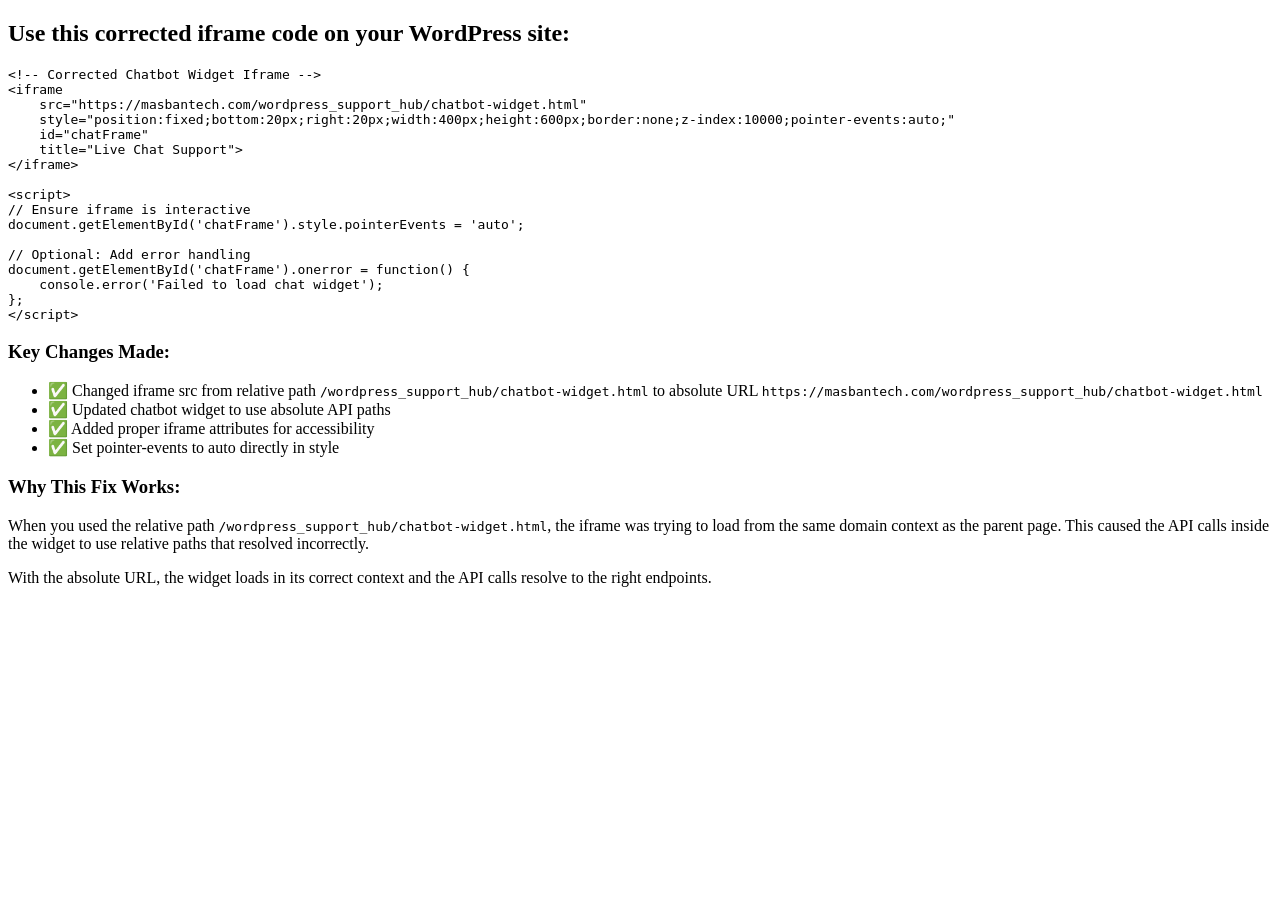
<file: iframe-widget-code.html>
<!DOCTYPE html>
<html>
<head>
    <title>Fixed Iframe Widget Code</title>
</head>
<body>
    <h2>Use this corrected iframe code on your WordPress site:</h2>
    
    <pre><code>&lt;!-- Corrected Chatbot Widget Iframe --&gt;
&lt;iframe 
    src="https://masbantech.com/wordpress_support_hub/chatbot-widget.html" 
    style="position:fixed;bottom:20px;right:20px;width:400px;height:600px;border:none;z-index:10000;pointer-events:auto;" 
    id="chatFrame"
    title="Live Chat Support"&gt;
&lt;/iframe&gt;

&lt;script&gt;
// Ensure iframe is interactive
document.getElementById('chatFrame').style.pointerEvents = 'auto';

// Optional: Add error handling
document.getElementById('chatFrame').onerror = function() {
    console.error('Failed to load chat widget');
};
&lt;/script&gt;</code></pre>

    <h3>Key Changes Made:</h3>
    <ul>
        <li>✅ Changed iframe src from relative path <code>/wordpress_support_hub/chatbot-widget.html</code> to absolute URL <code>https://masbantech.com/wordpress_support_hub/chatbot-widget.html</code></li>
        <li>✅ Updated chatbot widget to use absolute API paths</li>
        <li>✅ Added proper iframe attributes for accessibility</li>
        <li>✅ Set pointer-events to auto directly in style</li>
    </ul>

    <h3>Why This Fix Works:</h3>
    <p>When you used the relative path <code>/wordpress_support_hub/chatbot-widget.html</code>, the iframe was trying to load from the same domain context as the parent page. This caused the API calls inside the widget to use relative paths that resolved incorrectly.</p>
    
    <p>With the absolute URL, the widget loads in its correct context and the API calls resolve to the right endpoints.</p>
</body>
</html>
</file>
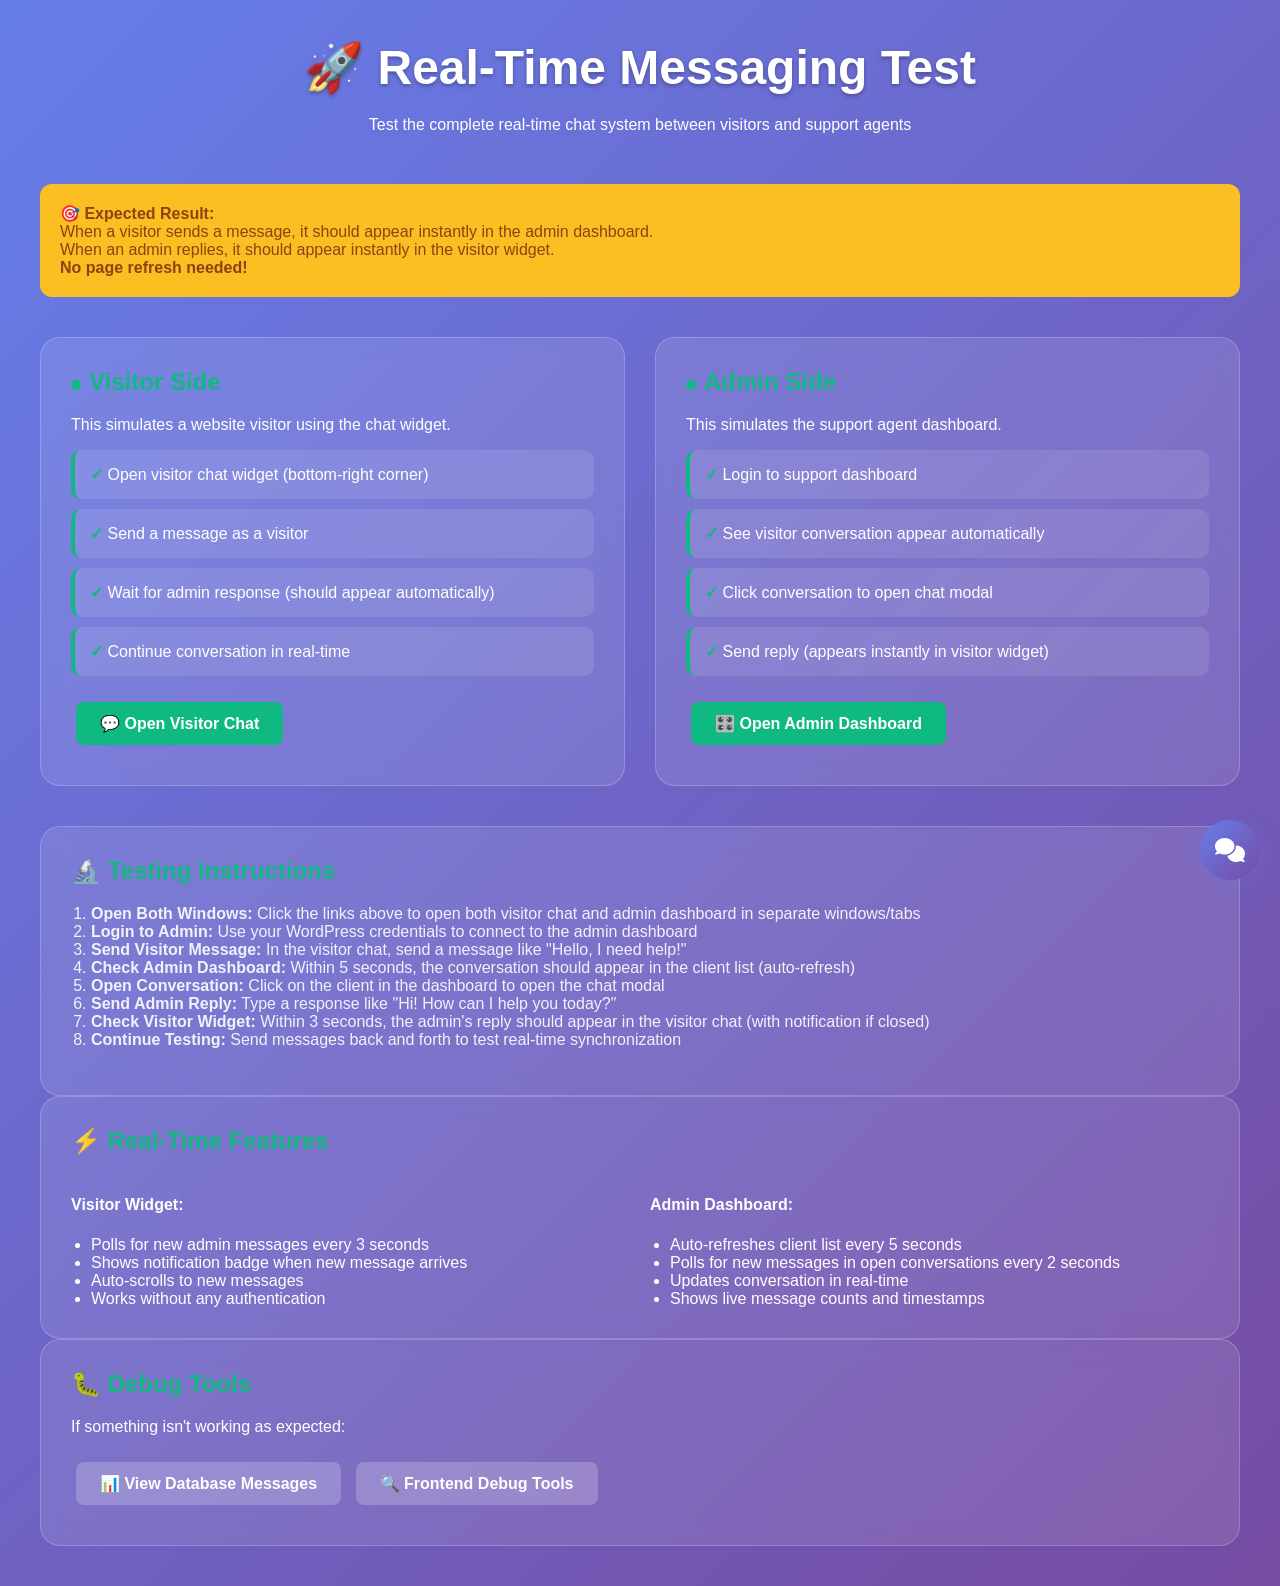
<file: real-time-test.html>
<!DOCTYPE html>
<html lang="en">
<head>
    <meta charset="UTF-8">
    <meta name="viewport" content="width=device-width, initial-scale=1.0">
    <title>Real-Time Messaging Test - WordPress Support Hub</title>
    <style>
        body {
            font-family: -apple-system, BlinkMacSystemFont, sans-serif;
            margin: 0;
            padding: 40px;
            background: linear-gradient(135deg, #667eea 0%, #764ba2 100%);
            color: white;
            min-height: 100vh;
        }
        .container {
            max-width: 1200px;
            margin: 0 auto;
        }
        .hero {
            text-align: center;
            margin-bottom: 50px;
        }
        .hero h1 {
            font-size: 3em;
            margin: 0 0 20px 0;
            text-shadow: 0 2px 4px rgba(0, 0, 0, 0.3);
        }
        .test-grid {
            display: grid;
            grid-template-columns: 1fr 1fr;
            gap: 30px;
            margin: 40px 0;
        }
        .test-card {
            background: rgba(255, 255, 255, 0.1);
            backdrop-filter: blur(10px);
            border-radius: 20px;
            padding: 30px;
            border: 1px solid rgba(255, 255, 255, 0.2);
        }
        .test-card h3 {
            margin: 0 0 20px 0;
            color: #10b981;
            font-size: 1.5em;
        }
        .test-steps {
            list-style: none;
            padding: 0;
        }
        .test-steps li {
            background: rgba(255, 255, 255, 0.1);
            padding: 15px;
            border-radius: 10px;
            margin: 10px 0;
            border-left: 4px solid #10b981;
        }
        .test-steps li::before {
            content: "✓ ";
            color: #10b981;
            font-weight: bold;
        }
        .link-btn {
            background: #10b981;
            color: white;
            text-decoration: none;
            padding: 12px 24px;
            border-radius: 8px;
            font-weight: 600;
            transition: all 0.3s ease;
            display: inline-block;
            margin: 10px 5px;
        }
        .link-btn:hover {
            background: #059669;
            transform: translateY(-2px);
        }
        .link-btn.secondary {
            background: rgba(255, 255, 255, 0.2);
        }
        .status-indicator {
            display: inline-block;
            width: 10px;
            height: 10px;
            border-radius: 50%;
            margin-right: 8px;
        }
        .status-indicator.active {
            background: #10b981;
            animation: pulse 2s infinite;
        }
        .status-indicator.inactive {
            background: #ef4444;
        }
        @keyframes pulse {
            0%, 100% { opacity: 1; }
            50% { opacity: 0.5; }
        }
        .demo-note {
            background: #fbbf24;
            color: #92400e;
            padding: 20px;
            border-radius: 12px;
            margin: 20px 0;
            font-weight: 500;
        }
    </style>
</head>
<body>
    <div class="container">
        <div class="hero">
            <h1>🚀 Real-Time Messaging Test</h1>
            <p>Test the complete real-time chat system between visitors and support agents</p>
        </div>

        <div class="demo-note">
            <strong>🎯 Expected Result:</strong><br>
            When a visitor sends a message, it should appear instantly in the admin dashboard.<br>
            When an admin replies, it should appear instantly in the visitor widget.<br>
            <strong>No page refresh needed!</strong>
        </div>

        <div class="test-grid">
            <!-- Visitor Side -->
            <div class="test-card">
                <h3><span class="status-indicator active"></span>Visitor Side</h3>
                <p>This simulates a website visitor using the chat widget.</p>
                
                <ul class="test-steps">
                    <li>Open visitor chat widget (bottom-right corner)</li>
                    <li>Send a message as a visitor</li>
                    <li>Wait for admin response (should appear automatically)</li>
                    <li>Continue conversation in real-time</li>
                </ul>
                
                <a href="test-visitor-chat.html" target="_blank" class="link-btn">💬 Open Visitor Chat</a>
            </div>

            <!-- Admin Side -->
            <div class="test-card">
                <h3><span class="status-indicator active"></span>Admin Side</h3>
                <p>This simulates the support agent dashboard.</p>
                
                <ul class="test-steps">
                    <li>Login to support dashboard</li>
                    <li>See visitor conversation appear automatically</li>
                    <li>Click conversation to open chat modal</li>
                    <li>Send reply (appears instantly in visitor widget)</li>
                </ul>
                
                <a href="index.html" target="_blank" class="link-btn">🎛️ Open Admin Dashboard</a>
            </div>
        </div>

        <div class="test-card">
            <h3>🔬 Testing Instructions</h3>
            <ol style="padding-left: 20px; color: rgba(255,255,255,0.9);">
                <li><strong>Open Both Windows:</strong> Click the links above to open both visitor chat and admin dashboard in separate windows/tabs</li>
                <li><strong>Login to Admin:</strong> Use your WordPress credentials to connect to the admin dashboard</li>
                <li><strong>Send Visitor Message:</strong> In the visitor chat, send a message like "Hello, I need help!"</li>
                <li><strong>Check Admin Dashboard:</strong> Within 5 seconds, the conversation should appear in the client list (auto-refresh)</li>
                <li><strong>Open Conversation:</strong> Click on the client in the dashboard to open the chat modal</li>
                <li><strong>Send Admin Reply:</strong> Type a response like "Hi! How can I help you today?"</li>
                <li><strong>Check Visitor Widget:</strong> Within 3 seconds, the admin's reply should appear in the visitor chat (with notification if closed)</li>
                <li><strong>Continue Testing:</strong> Send messages back and forth to test real-time synchronization</li>
            </ol>
        </div>

        <div class="test-card">
            <h3>⚡ Real-Time Features</h3>
            <div style="display: grid; grid-template-columns: 1fr 1fr; gap: 20px;">
                <div>
                    <h4>Visitor Widget:</h4>
                    <ul style="margin: 0; padding-left: 20px;">
                        <li>Polls for new admin messages every 3 seconds</li>
                        <li>Shows notification badge when new message arrives</li>
                        <li>Auto-scrolls to new messages</li>
                        <li>Works without any authentication</li>
                    </ul>
                </div>
                <div>
                    <h4>Admin Dashboard:</h4>
                    <ul style="margin: 0; padding-left: 20px;">
                        <li>Auto-refreshes client list every 5 seconds</li>
                        <li>Polls for new messages in open conversations every 2 seconds</li>
                        <li>Updates conversation in real-time</li>
                        <li>Shows live message counts and timestamps</li>
                    </ul>
                </div>
            </div>
        </div>

        <div class="test-card">
            <h3>🐛 Debug Tools</h3>
            <p>If something isn't working as expected:</p>
            <a href="api/debug-visitor-messages.php" target="_blank" class="link-btn secondary">📊 View Database Messages</a>
            <a href="debug-frontend.html" target="_blank" class="link-btn secondary">🔍 Frontend Debug Tools</a>
        </div>
    </div>

    <!-- Include the visitor widget on this page too -->
    <div class="chatbot-widget">
        <!-- Chat Toggle Button -->
        <div class="chatbot-toggle" id="chatToggle">
            <i class="fas fa-comments"></i>
        </div>

        <!-- Chat Window -->
        <div class="chatbot-window" id="chatWindow">
            <!-- Header -->
            <div class="chatbot-header">
                <div class="chatbot-avatar">
                    <i class="fas fa-headset"></i>
                </div>
                <div class="chatbot-header-text">
                    <h3>Live Support</h3>
                    <p>Real-time test widget</p>
                </div>
            </div>

            <!-- Messages Area -->
            <div class="chatbot-messages" id="chatMessages">
                <!-- Welcome message -->
                <div class="chatbot-message bot">
                    <div class="chatbot-message-avatar">
                        <i class="fas fa-robot"></i>
                    </div>
                    <div class="chatbot-message-content">
                        <div class="chatbot-message-bubble">
                            Hello! This is the real-time test widget. Send a message to test! 🚀
                        </div>
                        <div class="chatbot-message-time" id="welcomeTime"></div>
                    </div>
                </div>
            </div>

            <!-- Input Area -->
            <div class="chatbot-input-area">
                <div class="chatbot-input-container">
                    <textarea id="chatInput" class="chatbot-input" placeholder="Type your test message..." rows="1"></textarea>
                    <button id="sendBtn" class="chatbot-send-btn">
                        <i class="fas fa-paper-plane"></i>
                    </button>
                </div>
            </div>
        </div>
    </div>

    <!-- Font Awesome for icons -->
    <link href="https://cdnjs.cloudflare.com/ajax/libs/font-awesome/6.0.0/css/all.min.css" rel="stylesheet">

    <!-- Include simplified widget styles and script -->
    <style>
        /* Simplified widget styles for this test page */
        .chatbot-widget {
            position: fixed;
            bottom: 20px;
            right: 20px;
            z-index: 10000;
            font-family: inherit;
        }

        .chatbot-toggle {
            width: 60px;
            height: 60px;
            background: linear-gradient(135deg, #667eea 0%, #764ba2 100%);
            border-radius: 50%;
            cursor: pointer;
            display: flex;
            align-items: center;
            justify-content: center;
            color: white;
            font-size: 24px;
            box-shadow: 0 4px 20px rgba(102, 126, 234, 0.3);
            transition: all 0.3s ease;
        }

        .chatbot-toggle:hover {
            transform: scale(1.1);
        }

        .chatbot-window {
            position: absolute;
            bottom: 80px;
            right: 0;
            width: 350px;
            height: 400px;
            background: white;
            border-radius: 20px;
            box-shadow: 0 10px 40px rgba(0, 0, 0, 0.15);
            display: none;
            flex-direction: column;
            overflow: hidden;
            color: #374151;
        }

        .chatbot-window.active {
            display: flex;
        }

        .chatbot-header {
            background: linear-gradient(135deg, #667eea 0%, #764ba2 100%);
            color: white;
            padding: 20px;
            display: flex;
            align-items: center;
            gap: 12px;
        }

        .chatbot-avatar {
            width: 40px;
            height: 40px;
            background: rgba(255, 255, 255, 0.2);
            border-radius: 50%;
            display: flex;
            align-items: center;
            justify-content: center;
            font-size: 18px;
        }

        .chatbot-header-text h3 {
            margin: 0;
            font-size: 16px;
        }

        .chatbot-header-text p {
            margin: 4px 0 0 0;
            font-size: 12px;
            opacity: 0.9;
        }

        .chatbot-messages {
            flex: 1;
            padding: 20px;
            overflow-y: auto;
            background: #f8fafc;
        }

        .chatbot-message {
            margin: 15px 0;
            display: flex;
            gap: 10px;
        }

        .chatbot-message.user {
            flex-direction: row-reverse;
        }

        .chatbot-message-avatar {
            width: 32px;
            height: 32px;
            border-radius: 50%;
            display: flex;
            align-items: center;
            justify-content: center;
            font-size: 14px;
            flex-shrink: 0;
        }

        .chatbot-message.user .chatbot-message-avatar {
            background: #3b82f6;
            color: white;
        }

        .chatbot-message.bot .chatbot-message-avatar {
            background: #10b981;
            color: white;
        }

        .chatbot-message-bubble {
            max-width: 250px;
            padding: 12px 16px;
            border-radius: 18px;
            word-wrap: break-word;
        }

        .chatbot-message.user .chatbot-message-bubble {
            background: #3b82f6;
            color: white;
            border-bottom-right-radius: 6px;
        }

        .chatbot-message.bot .chatbot-message-bubble {
            background: white;
            color: #374151;
            border: 1px solid #e5e7eb;
            border-bottom-left-radius: 6px;
        }

        .chatbot-message-time {
            font-size: 11px;
            color: #6b7280;
            margin-top: 4px;
            text-align: center;
        }

        .chatbot-input-area {
            padding: 20px;
            border-top: 1px solid #e5e7eb;
            background: white;
        }

        .chatbot-input-container {
            display: flex;
            gap: 10px;
            align-items: flex-end;
        }

        .chatbot-input {
            flex: 1;
            min-height: 20px;
            max-height: 60px;
            padding: 12px 16px;
            border: 2px solid #e5e7eb;
            border-radius: 20px;
            outline: none;
            resize: none;
            font-family: inherit;
            font-size: 14px;
        }

        .chatbot-input:focus {
            border-color: #667eea;
        }

        .chatbot-send-btn {
            width: 40px;
            height: 40px;
            background: #667eea;
            color: white;
            border: none;
            border-radius: 50%;
            cursor: pointer;
            display: flex;
            align-items: center;
            justify-content: center;
        }

        .chatbot-send-btn:hover {
            background: #5a67d8;
        }
    </style>

    <script>
        class TestChatWidget {
            constructor() {
                this.isOpen = false;
                this.clientIp = 'test_' + Date.now() + '_' + Math.random().toString(36).substr(2, 5);
                this.visitorApiUrl = 'api/visitor-messages.php';
                this.lastMessageId = 0;
                this.pollInterval = null;
                
                this.init();
            }

            init() {
                this.bindEvents();
                this.showWelcomeTime();
                this.startMessagePolling();
            }

            bindEvents() {
                const toggle = document.getElementById('chatToggle');
                const sendBtn = document.getElementById('sendBtn');
                const input = document.getElementById('chatInput');

                toggle.addEventListener('click', () => this.toggleChat());
                sendBtn.addEventListener('click', () => this.sendMessage());
                
                input.addEventListener('keypress', (e) => {
                    if (e.key === 'Enter' && !e.shiftKey) {
                        e.preventDefault();
                        this.sendMessage();
                    }
                });
            }

            startMessagePolling() {
                this.pollInterval = setInterval(async () => {
                    await this.checkForNewMessages();
                }, 3000);
                
                console.log('🔄 Test widget polling started for:', this.clientIp);
            }
            
            async checkForNewMessages() {
                try {
                    const url = `${this.visitorApiUrl}?client_ip=${encodeURIComponent(this.clientIp)}&last_message_id=${this.lastMessageId}`;
                    const response = await fetch(url);
                    const data = await response.json();
                    
                    if (data.success && data.data.messages && data.data.messages.length > 0) {
                        data.data.messages.forEach(message => {
                            if (message.sender === 'support') {
                                this.addMessage(message.message, 'bot');
                                console.log('📨 Received admin message:', message.message);
                            }
                        });
                        
                        this.lastMessageId = data.data.last_message_id;
                    }
                } catch (error) {
                    console.error('Error polling:', error);
                }
            }

            toggleChat() {
                if (this.isOpen) {
                    this.closeChat();
                } else {
                    this.openChat();
                }
            }

            openChat() {
                const toggle = document.getElementById('chatToggle');
                const window = document.getElementById('chatWindow');

                this.isOpen = true;
                toggle.classList.add('active');
                window.classList.add('active');

                setTimeout(() => {
                    document.getElementById('chatInput').focus();
                }, 300);
            }

            closeChat() {
                const toggle = document.getElementById('chatToggle');
                const window = document.getElementById('chatWindow');

                this.isOpen = false;
                toggle.classList.remove('active');
                window.classList.remove('active');
            }

            async sendMessage() {
                const input = document.getElementById('chatInput');
                const message = input.value.trim();

                if (!message) return;

                this.addMessage(message, 'user');
                input.value = '';

                try {
                    const response = await fetch(this.visitorApiUrl, {
                        method: 'POST',
                        headers: { 'Content-Type': 'application/json' },
                        body: JSON.stringify({
                            client_ip: this.clientIp,
                            message: message,
                            client_name: 'Test Visitor'
                        })
                    });

                    const data = await response.json();
                    
                    if (data.success) {
                        console.log('✅ Test message sent:', message);
                        this.addMessage('Message sent! Check the admin dashboard. 📊', 'bot');
                        this.lastMessageId = Math.max(this.lastMessageId, data.data.message_id);
                    }
                } catch (error) {
                    console.error('Error sending message:', error);
                }
            }

            addMessage(text, sender) {
                const container = document.getElementById('chatMessages');
                const messageDiv = document.createElement('div');
                messageDiv.className = `chatbot-message ${sender}`;

                const time = new Date().toLocaleTimeString([], { 
                    hour: '2-digit', 
                    minute: '2-digit' 
                });

                messageDiv.innerHTML = `
                    <div class="chatbot-message-avatar">
                        <i class="fas fa-${sender === 'user' ? 'user' : 'robot'}"></i>
                    </div>
                    <div class="chatbot-message-content">
                        <div class="chatbot-message-bubble">
                            ${this.escapeHtml(text)}
                        </div>
                        <div class="chatbot-message-time">${time}</div>
                    </div>
                `;

                container.appendChild(messageDiv);
                container.scrollTop = container.scrollHeight;
            }

            showWelcomeTime() {
                const timeElement = document.getElementById('welcomeTime');
                const time = new Date().toLocaleTimeString([], { 
                    hour: '2-digit', 
                    minute: '2-digit' 
                });
                timeElement.textContent = time;
            }

            escapeHtml(text) {
                const div = document.createElement('div');
                div.textContent = text;
                return div.innerHTML;
            }
        }

        // Initialize test widget
        document.addEventListener('DOMContentLoaded', () => {
            new TestChatWidget();
        });
    </script>
</body>
</html>
</file>
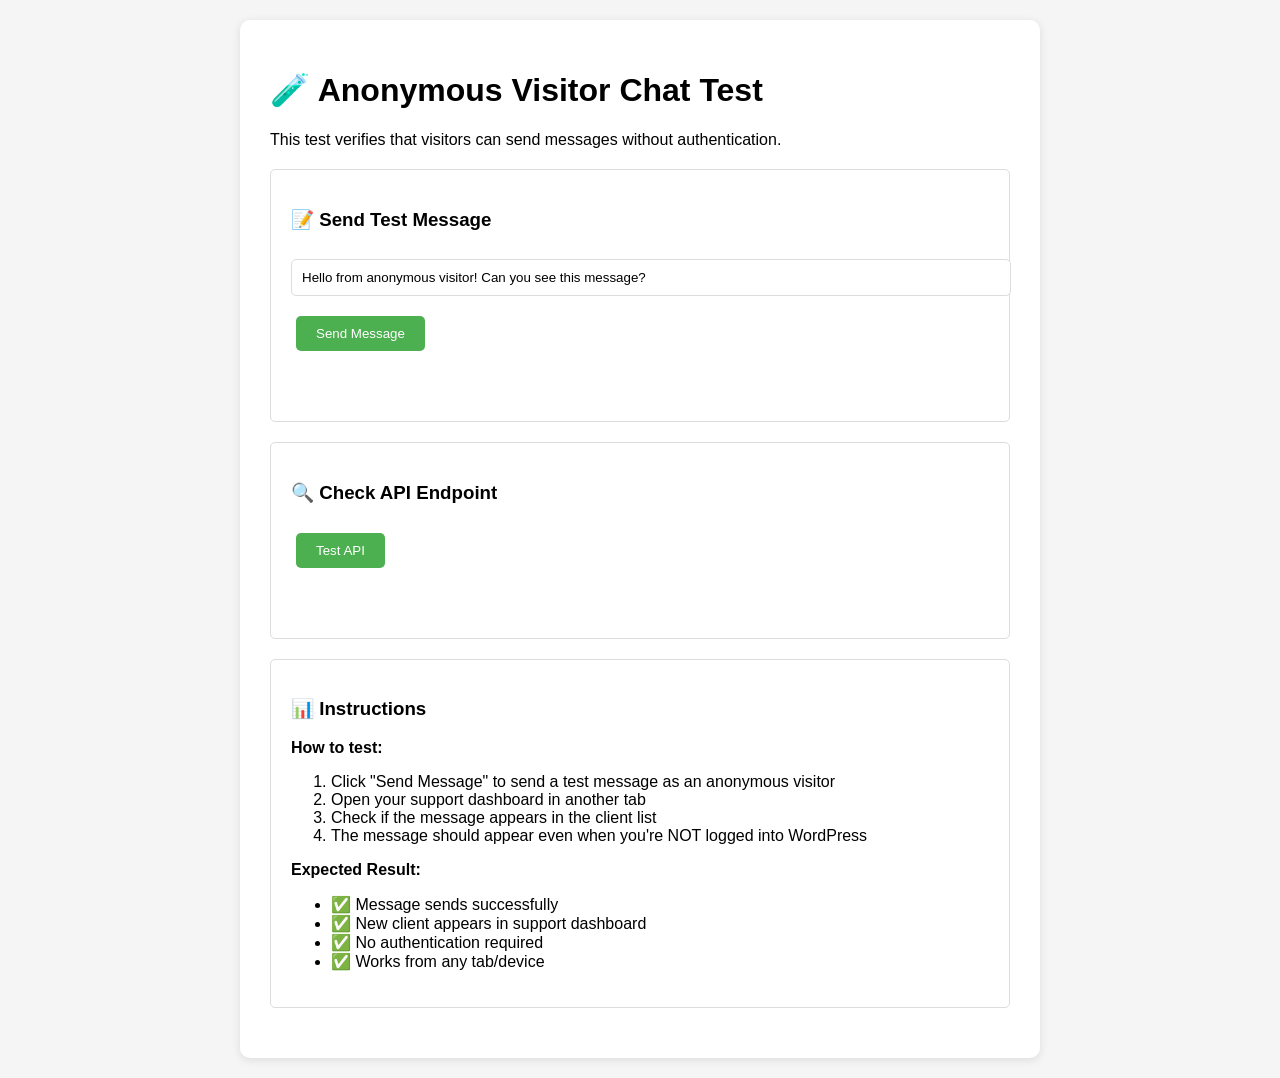
<file: test-anonymous-visitor.html>
<!DOCTYPE html>
<html lang="en">
<head>
    <meta charset="UTF-8">
    <meta name="viewport" content="width=device-width, initial-scale=1.0">
    <title>Test Anonymous Visitor Chat</title>
    <style>
        body {
            font-family: Arial, sans-serif;
            max-width: 800px;
            margin: 0 auto;
            padding: 20px;
            background: #f5f5f5;
        }
        .test-container {
            background: white;
            padding: 30px;
            border-radius: 10px;
            box-shadow: 0 2px 10px rgba(0,0,0,0.1);
        }
        .test-section {
            margin: 20px 0;
            padding: 20px;
            border: 1px solid #ddd;
            border-radius: 5px;
        }
        .test-button {
            background: #4CAF50;
            color: white;
            padding: 10px 20px;
            border: none;
            border-radius: 5px;
            cursor: pointer;
            margin: 10px 5px;
        }
        .test-button:hover {
            background: #45a049;
        }
        .test-input {
            width: 100%;
            padding: 10px;
            margin: 10px 0;
            border: 1px solid #ddd;
            border-radius: 5px;
        }
        .result {
            margin: 10px 0;
            padding: 10px;
            border-radius: 5px;
            font-family: monospace;
            white-space: pre-wrap;
        }
        .success {
            background: #d4edda;
            border: 1px solid #c3e6cb;
            color: #155724;
        }
        .error {
            background: #f8d7da;
            border: 1px solid #f5c6cb;
            color: #721c24;
        }
        .info {
            background: #d1ecf1;
            border: 1px solid #bee5eb;
            color: #0c5460;
        }
    </style>
</head>
<body>
    <div class="test-container">
        <h1>🧪 Anonymous Visitor Chat Test</h1>
        <p>This test verifies that visitors can send messages without authentication.</p>

        <div class="test-section">
            <h3>📝 Send Test Message</h3>
            <input type="text" id="testMessage" class="test-input" 
                   placeholder="Enter test message..." 
                   value="Hello from anonymous visitor! Can you see this message?">
            <button class="test-button" onclick="sendTestMessage()">Send Message</button>
            <div id="messageResult" class="result"></div>
        </div>

        <div class="test-section">
            <h3>🔍 Check API Endpoint</h3>
            <button class="test-button" onclick="testApiEndpoint()">Test API</button>
            <div id="apiResult" class="result"></div>
        </div>

        <div class="test-section">
            <h3>📊 Instructions</h3>
            <p><strong>How to test:</strong></p>
            <ol>
                <li>Click "Send Message" to send a test message as an anonymous visitor</li>
                <li>Open your support dashboard in another tab</li>
                <li>Check if the message appears in the client list</li>
                <li>The message should appear even when you're NOT logged into WordPress</li>
            </ol>
            
            <p><strong>Expected Result:</strong></p>
            <ul>
                <li>✅ Message sends successfully</li>
                <li>✅ New client appears in support dashboard</li>
                <li>✅ No authentication required</li>
                <li>✅ Works from any tab/device</li>
            </ul>
        </div>
    </div>

    <script>
        const API_URL = 'api/visitor-messages.php';
        
        function generateClientId() {
            return Math.random().toString(36).substr(2, 9) + '.' + 
                   Math.random().toString(36).substr(2, 9) + '.' + 
                   Math.random().toString(36).substr(2, 9) + '.' + 
                   Math.floor(Math.random() * 255);
        }
        
        async function sendTestMessage() {
            const messageInput = document.getElementById('testMessage');
            const resultDiv = document.getElementById('messageResult');
            const message = messageInput.value.trim();
            
            if (!message) {
                resultDiv.className = 'result error';
                resultDiv.textContent = 'Please enter a message';
                return;
            }
            
            resultDiv.className = 'result info';
            resultDiv.textContent = 'Sending message...';
            
            try {
                const clientIp = generateClientId();
                console.log('📤 Sending test message from IP:', clientIp);
                
                const response = await fetch(API_URL, {
                    method: 'POST',
                    headers: {
                        'Content-Type': 'application/json'
                    },
                    body: JSON.stringify({
                        client_ip: clientIp,
                        message: message,
                        client_name: 'Test Visitor'
                    })
                });
                
                const data = await response.json();
                
                if (data.success) {
                    resultDiv.className = 'result success';
                    resultDiv.textContent = `✅ SUCCESS!\n\nMessage ID: ${data.data.message_id}\nSession ID: ${data.data.session_id}\nTimestamp: ${data.data.timestamp}\nClient IP: ${data.data.client_ip}\n\n✨ Check your support dashboard - the message should appear!`;
                } else {
                    throw new Error(data.error || 'Unknown error');
                }
                
            } catch (error) {
                resultDiv.className = 'result error';
                resultDiv.textContent = `❌ ERROR: ${error.message}`;
                console.error('Error sending test message:', error);
            }
        }
        
        async function testApiEndpoint() {
            const resultDiv = document.getElementById('apiResult');
            
            resultDiv.className = 'result info';
            resultDiv.textContent = 'Testing API endpoint...';
            
            try {
                // Test with minimal data
                const response = await fetch(API_URL, {
                    method: 'POST',
                    headers: {
                        'Content-Type': 'application/json'
                    },
                    body: JSON.stringify({
                        client_ip: '192.168.1.100',
                        message: 'API test message'
                    })
                });
                
                const data = await response.json();
                
                resultDiv.className = 'result success';
                resultDiv.textContent = `✅ API WORKING!\n\nStatus: ${response.status}\nResponse: ${JSON.stringify(data, null, 2)}`;
                
            } catch (error) {
                resultDiv.className = 'result error';
                resultDiv.textContent = `❌ API ERROR: ${error.message}`;
                console.error('API test error:', error);
            }
        }
        
        // Auto-generate new test message
        document.getElementById('testMessage').addEventListener('focus', function() {
            if (this.value.includes('Hello from anonymous visitor!')) {
                const timestamp = new Date().toLocaleTimeString();
                this.value = `Test message sent at ${timestamp} - Can you see this in the dashboard?`;
            }
        });
    </script>
</body>
</html>
</file>
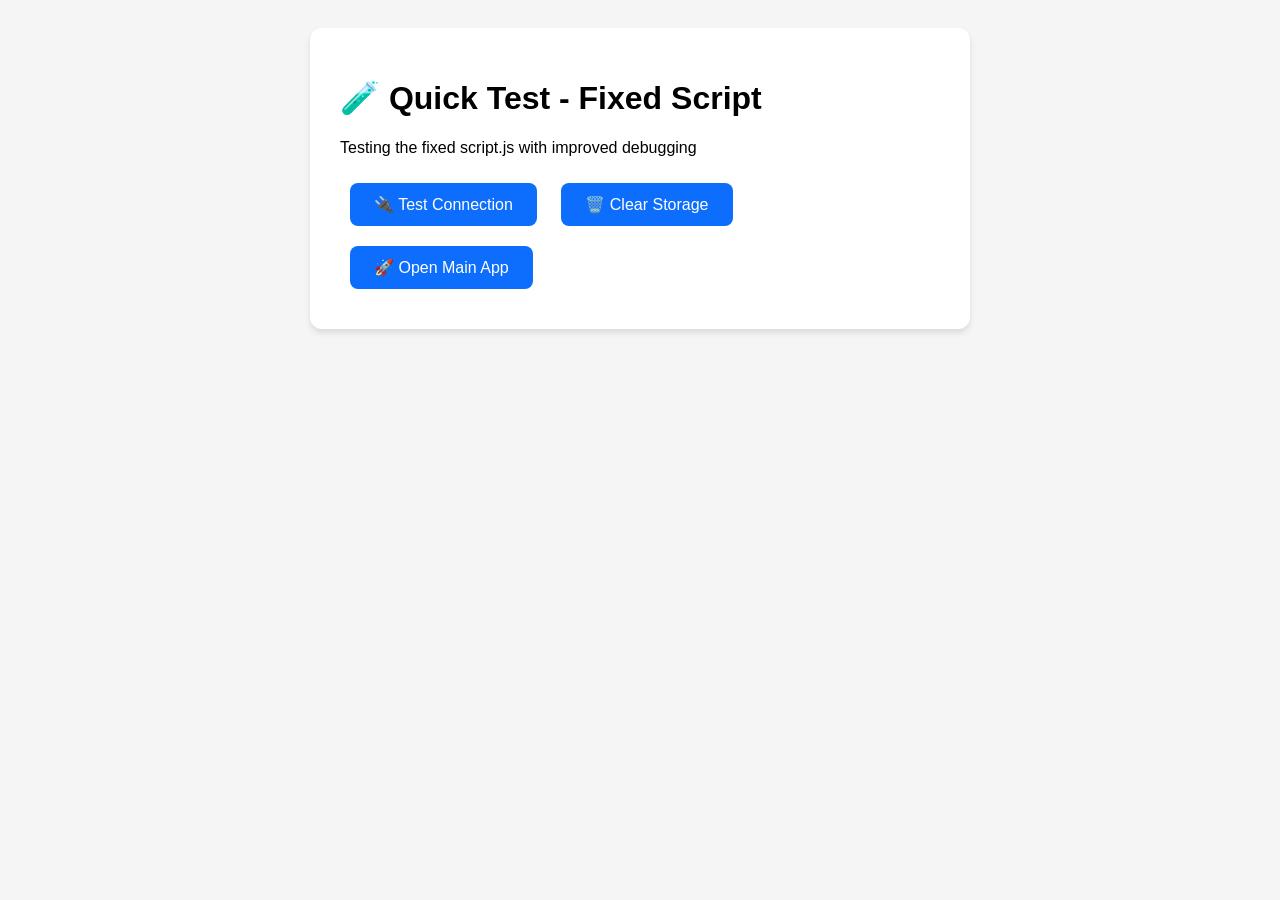
<file: test-fixed.html>
<!DOCTYPE html>
<html lang="en">
<head>
    <meta charset="UTF-8">
    <meta name="viewport" content="width=device-width, initial-scale=1.0">
    <title>Quick Test - Fixed Script</title>
    <style>
        body {
            font-family: -apple-system, BlinkMacSystemFont, sans-serif;
            padding: 20px;
            background: #f5f5f5;
        }
        .container {
            max-width: 600px;
            margin: 0 auto;
            background: white;
            padding: 30px;
            border-radius: 12px;
            box-shadow: 0 4px 6px rgba(0, 0, 0, 0.1);
        }
        .test-button {
            background: #0d6efd;
            color: white;
            border: none;
            padding: 12px 24px;
            border-radius: 8px;
            cursor: pointer;
            margin: 10px;
            font-size: 16px;
        }
        .test-button:hover {
            background: #0056b3;
        }
        .test-result {
            margin: 20px 0;
            padding: 15px;
            border-radius: 8px;
            font-family: monospace;
            white-space: pre-wrap;
        }
        .success {
            background: #d1e7dd;
            color: #0f5132;
            border: 1px solid #badbcc;
        }
        .error {
            background: #f8d7da;
            color: #842029;
            border: 1px solid #f5c2c7;
        }
        .info {
            background: #cff4fc;
            color: #055160;
            border: 1px solid #9eeaf9;
        }
    </style>
</head>
<body>
    <div class="container">
        <h1>🧪 Quick Test - Fixed Script</h1>
        <p>Testing the fixed script.js with improved debugging</p>
        
        <button class="test-button" onclick="testConnection()">🔌 Test Connection</button>
        <button class="test-button" onclick="clearStorage()">🗑️ Clear Storage</button>
        <button class="test-button" onclick="openMainApp()">🚀 Open Main App</button>
        
        <div id="test-results"></div>
    </div>

    <script>
        async function testConnection() {
            const resultsDiv = document.getElementById('test-results');
            resultsDiv.innerHTML = '<div class="info">Testing connection...</div>';
            
            try {
                const response = await fetch('api/connect-simple.php', {
                    method: 'POST',
                    headers: {
                        'Content-Type': 'application/json',
                    },
                    body: JSON.stringify({
                        wpUrl: 'https://masbantech.com',
                        wpUsername: 'admin',
                        wpPassword: 'eac3f5ab0bb4c'
                    })
                });
                
                const data = await response.json();
                
                if (data.success) {
                    localStorage.setItem('wp_support_token', data.data.token);
                    localStorage.setItem('wp_support_session', data.data.session_id);
                    
                    resultsDiv.innerHTML = `
                        <div class="success">✅ Connection Test Successful!
Token: ${data.data.token.substring(0, 50)}...
Session: ${data.data.session_id}

Now open the main app to test the fixed script!</div>
                    `;
                } else {
                    throw new Error(data.error || 'Connection failed');
                }
                
            } catch (error) {
                resultsDiv.innerHTML = `<div class="error">❌ Connection Test Failed: ${error.message}</div>`;
            }
        }
        
        function clearStorage() {
            localStorage.clear();
            sessionStorage.clear();
            document.getElementById('test-results').innerHTML = '<div class="info">✅ Storage cleared</div>';
        }
        
        function openMainApp() {
            window.open('index.html', '_blank');
        }
    </script>
</body>
</html>
</file>
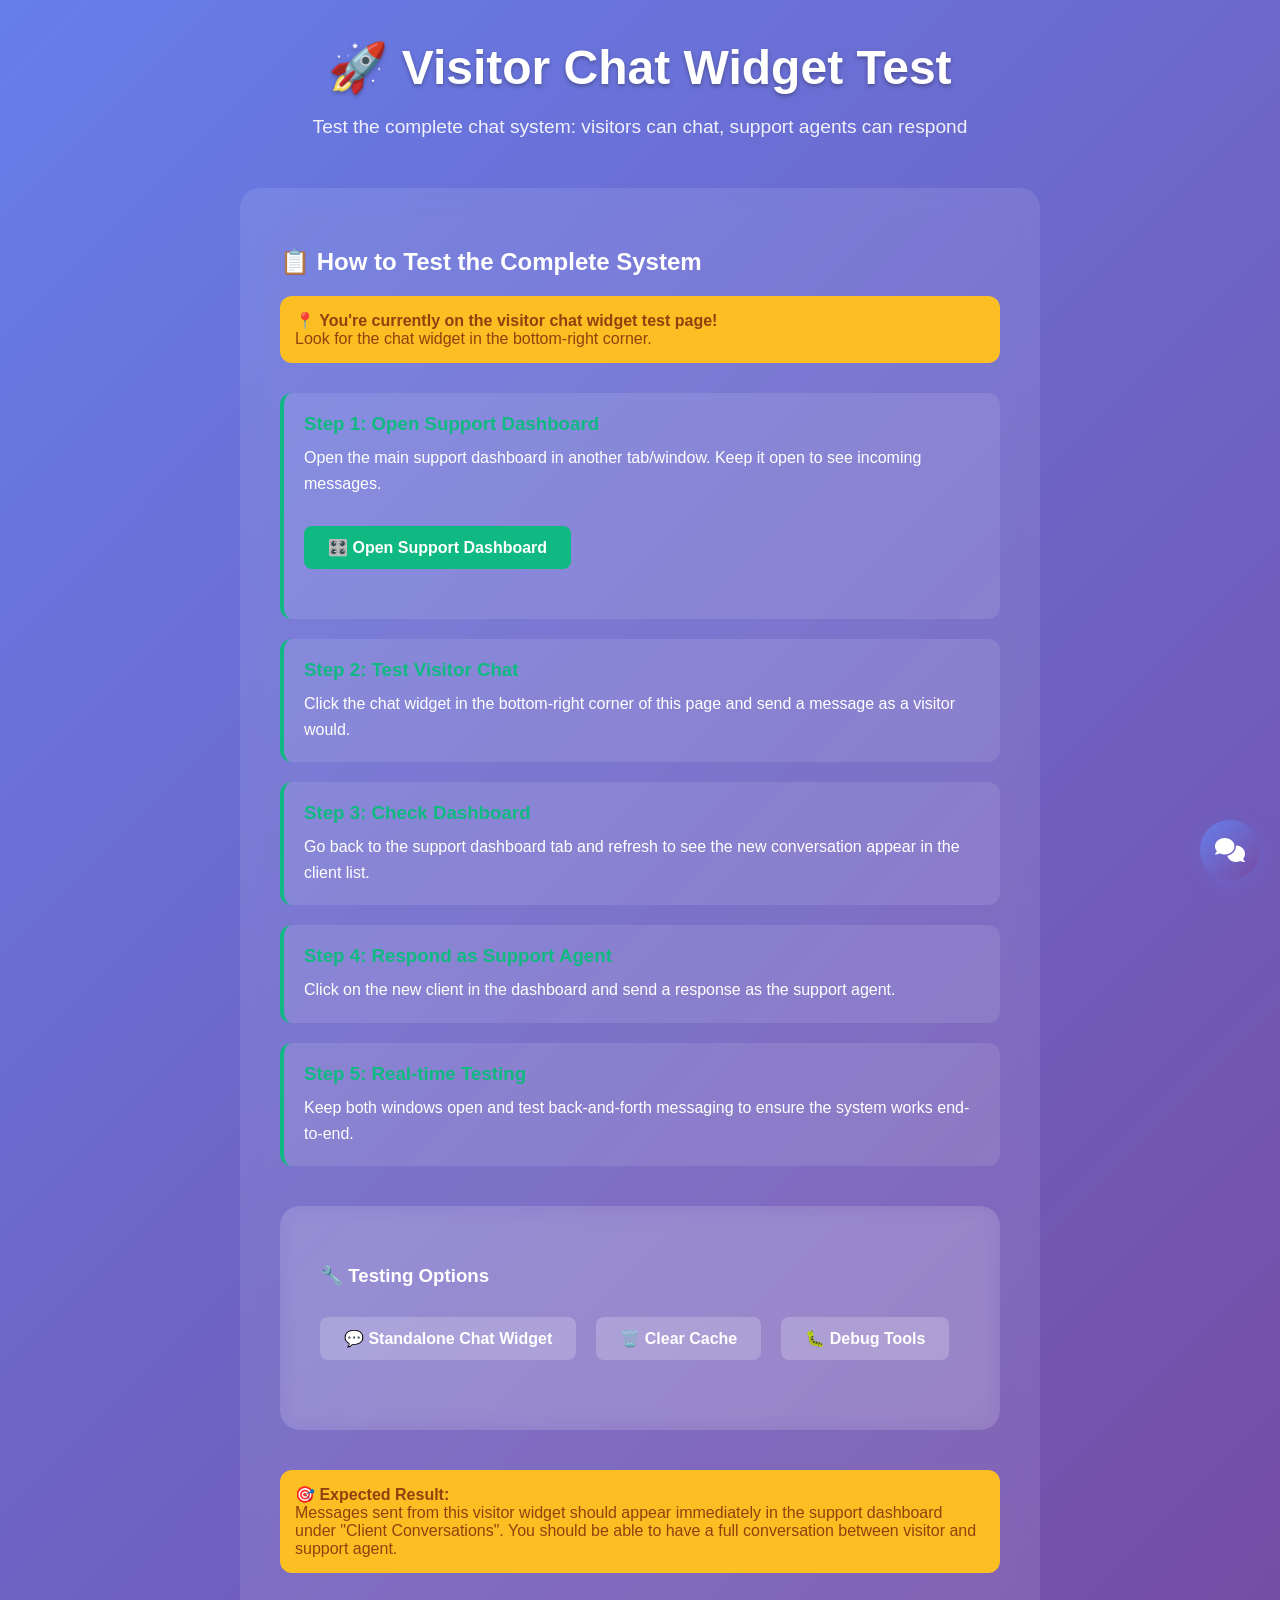
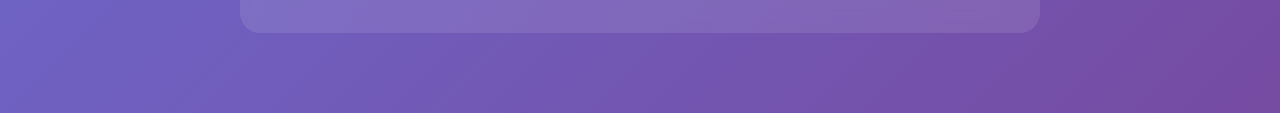
<file: test-visitor-chat.html>
<!DOCTYPE html>
<html lang="en">
<head>
    <meta charset="UTF-8">
    <meta name="viewport" content="width=device-width, initial-scale=1.0">
    <title>Test Visitor Chat Widget</title>
    <style>
        body {
            font-family: -apple-system, BlinkMacSystemFont, sans-serif;
            margin: 0;
            padding: 40px;
            background: linear-gradient(135deg, #667eea 0%, #764ba2 100%);
            color: white;
            min-height: 100vh;
        }
        .container {
            max-width: 800px;
            margin: 0 auto;
        }
        .hero {
            text-align: center;
            margin-bottom: 50px;
        }
        .hero h1 {
            font-size: 3em;
            margin: 0 0 20px 0;
            text-shadow: 0 2px 4px rgba(0, 0, 0, 0.3);
        }
        .hero p {
            font-size: 1.2em;
            opacity: 0.9;
            margin: 0;
        }
        .content {
            background: rgba(255, 255, 255, 0.1);
            backdrop-filter: blur(10px);
            border-radius: 20px;
            padding: 40px;
            margin: 40px 0;
        }
        .steps {
            margin: 30px 0;
        }
        .step {
            background: rgba(255, 255, 255, 0.1);
            padding: 20px;
            border-radius: 12px;
            margin: 20px 0;
            border-left: 4px solid #10b981;
        }
        .step h3 {
            margin: 0 0 10px 0;
            color: #10b981;
        }
        .step p {
            margin: 0;
            line-height: 1.6;
        }
        .widget-demo {
            position: fixed;
            bottom: 20px;
            right: 20px;
            z-index: 1000;
        }
        .demo-note {
            background: #fbbf24;
            color: #92400e;
            padding: 15px;
            border-radius: 12px;
            margin: 20px 0;
            font-weight: 500;
        }
        .links {
            display: flex;
            gap: 20px;
            margin: 30px 0;
            flex-wrap: wrap;
        }
        .link-btn {
            background: #10b981;
            color: white;
            text-decoration: none;
            padding: 12px 24px;
            border-radius: 8px;
            font-weight: 600;
            transition: all 0.3s ease;
            display: inline-block;
        }
        .link-btn:hover {
            background: #059669;
            transform: translateY(-2px);
        }
        .link-btn.secondary {
            background: rgba(255, 255, 255, 0.2);
        }
        .link-btn.secondary:hover {
            background: rgba(255, 255, 255, 0.3);
        }
    </style>
</head>
<body>
    <div class="container">
        <div class="hero">
            <h1>🚀 Visitor Chat Widget Test</h1>
            <p>Test the complete chat system: visitors can chat, support agents can respond</p>
        </div>

        <div class="content">
            <h2>📋 How to Test the Complete System</h2>
            
            <div class="demo-note">
                <strong>📍 You're currently on the visitor chat widget test page!</strong><br>
                Look for the chat widget in the bottom-right corner.
            </div>

            <div class="steps">
                <div class="step">
                    <h3>Step 1: Open Support Dashboard</h3>
                    <p>Open the main support dashboard in another tab/window. Keep it open to see incoming messages.</p>
                    <div class="links">
                        <a href="index.html" target="_blank" class="link-btn">🎛️ Open Support Dashboard</a>
                    </div>
                </div>

                <div class="step">
                    <h3>Step 2: Test Visitor Chat</h3>
                    <p>Click the chat widget in the bottom-right corner of this page and send a message as a visitor would.</p>
                </div>

                <div class="step">
                    <h3>Step 3: Check Dashboard</h3>
                    <p>Go back to the support dashboard tab and refresh to see the new conversation appear in the client list.</p>
                </div>

                <div class="step">
                    <h3>Step 4: Respond as Support Agent</h3>
                    <p>Click on the new client in the dashboard and send a response as the support agent.</p>
                </div>

                <div class="step">
                    <h3>Step 5: Real-time Testing</h3>
                    <p>Keep both windows open and test back-and-forth messaging to ensure the system works end-to-end.</p>
                </div>
            </div>

            <div class="content">
                <h3>🔧 Testing Options</h3>
                <div class="links">
                    <a href="chatbot-widget.html" target="_blank" class="link-btn secondary">💬 Standalone Chat Widget</a>
                    <a href="clear-cache.html" class="link-btn secondary">🗑️ Clear Cache</a>
                    <a href="debug-frontend.html" target="_blank" class="link-btn secondary">🐛 Debug Tools</a>
                </div>
            </div>

            <div class="demo-note">
                <strong>🎯 Expected Result:</strong><br>
                Messages sent from this visitor widget should appear immediately in the support dashboard under "Client Conversations". You should be able to have a full conversation between visitor and support agent.
            </div>
        </div>
    </div>

    <!-- Include the actual chat widget here -->
    <div class="chatbot-widget">
        <!-- Chat Toggle Button -->
        <div class="chatbot-toggle" id="chatToggle">
            <i class="fas fa-comments"></i>
        </div>

        <!-- Chat Window -->
        <div class="chatbot-window" id="chatWindow">
            <!-- Header -->
            <div class="chatbot-header">
                <div class="chatbot-avatar">
                    <i class="fas fa-headset"></i>
                </div>
                <div class="chatbot-header-text">
                    <h3>Live Support</h3>
                    <p>We're here to help!</p>
                </div>
            </div>

            <!-- Messages Area -->
            <div class="chatbot-messages" id="chatMessages">
                <!-- Welcome message -->
                <div class="chatbot-message bot">
                    <div class="chatbot-message-avatar">
                        <i class="fas fa-robot"></i>
                    </div>
                    <div class="chatbot-message-content">
                        <div class="chatbot-message-bubble">
                            Hello! How can we help you today? 👋
                        </div>
                        <div class="chatbot-message-time" id="welcomeTime"></div>
                    </div>
                </div>
            </div>

            <!-- Typing Indicator -->
            <div class="typing-indicator" id="typingIndicator">
                <div class="chatbot-message-avatar">
                    <i class="fas fa-user-tie"></i>
                </div>
                <div class="typing-dots">
                    <div class="typing-dot"></div>
                    <div class="typing-dot"></div>
                    <div class="typing-dot"></div>
                </div>
            </div>

            <!-- Input Area -->
            <div class="chatbot-input-area">
                <div class="chatbot-input-container">
                    <textarea id="chatInput" class="chatbot-input" placeholder="Type your message..." rows="1"></textarea>
                    <button id="sendBtn" class="chatbot-send-btn">
                        <i class="fas fa-paper-plane"></i>
                    </button>
                </div>
            </div>
        </div>
    </div>

    <!-- Font Awesome for icons -->
    <link href="https://cdnjs.cloudflare.com/ajax/libs/font-awesome/6.0.0/css/all.min.css" rel="stylesheet">

    <!-- Include chatbot widget styles and script -->
    <style>
        /* Chatbot Widget Styles */
        .chatbot-widget {
            position: fixed;
            bottom: 20px;
            right: 20px;
            z-index: 10000;
            font-family: -apple-system, BlinkMacSystemFont, sans-serif;
        }

        .chatbot-toggle {
            width: 60px;
            height: 60px;
            background: linear-gradient(135deg, #667eea 0%, #764ba2 100%);
            border-radius: 50%;
            cursor: pointer;
            display: flex;
            align-items: center;
            justify-content: center;
            color: white;
            font-size: 24px;
            box-shadow: 0 4px 20px rgba(102, 126, 234, 0.3);
            transition: all 0.3s ease;
            animation: pulse 2s infinite;
        }

        .chatbot-toggle:hover {
            transform: scale(1.1);
            box-shadow: 0 6px 25px rgba(102, 126, 234, 0.4);
        }

        .chatbot-toggle.active {
            background: #ef4444;
            animation: none;
        }

        @keyframes pulse {
            0% { box-shadow: 0 4px 20px rgba(102, 126, 234, 0.3); }
            50% { box-shadow: 0 4px 30px rgba(102, 126, 234, 0.6); }
            100% { box-shadow: 0 4px 20px rgba(102, 126, 234, 0.3); }
        }

        /* Enhanced notification styles */
        @keyframes newMessagePulse {
            0% { 
                box-shadow: 0 4px 20px rgba(239, 68, 68, 0.5);
                transform: scale(1);
            }
            50% { 
                box-shadow: 0 6px 30px rgba(239, 68, 68, 0.8);
                transform: scale(1.1);
            }
            100% { 
                box-shadow: 0 4px 20px rgba(239, 68, 68, 0.5);
                transform: scale(1);
            }
        }
        
        .chatbot-toggle.notification {
            animation: newMessagePulse 1s infinite !important;
            background: linear-gradient(135deg, #ef4444 0%, #dc2626 100%) !important;
        }
        
        .chatbot-toggle.notification::after {
            content: '';
            position: absolute;
            top: -5px;
            right: -5px;
            width: 20px;
            height: 20px;
            background: #10b981;
            border-radius: 50%;
            animation: ping 1s infinite;
        }
        
        @keyframes ping {
            0% {
                transform: scale(1);
                opacity: 1;
            }
            75%, 100% {
                transform: scale(2);
                opacity: 0;
            }
        }

        .chatbot-window {
            position: absolute;
            bottom: 80px;
            right: 0;
            width: 350px;
            height: 500px;
            background: white;
            border-radius: 20px;
            box-shadow: 0 10px 40px rgba(0, 0, 0, 0.15);
            display: none;
            flex-direction: column;
            overflow: hidden;
            transform: translateY(10px) scale(0.95);
            opacity: 0;
            transition: all 0.3s cubic-bezier(0.4, 0, 0.2, 1);
        }

        .chatbot-window.active {
            display: flex;
            transform: translateY(0) scale(1);
            opacity: 1;
        }

        .chatbot-header {
            background: linear-gradient(135deg, #667eea 0%, #764ba2 100%);
            color: white;
            padding: 20px;
            display: flex;
            align-items: center;
            gap: 12px;
        }

        .chatbot-avatar {
            width: 40px;
            height: 40px;
            background: rgba(255, 255, 255, 0.2);
            border-radius: 50%;
            display: flex;
            align-items: center;
            justify-content: center;
            font-size: 18px;
        }

        .chatbot-header-text h3 {
            margin: 0;
            font-size: 16px;
            font-weight: 600;
        }

        .chatbot-header-text p {
            margin: 4px 0 0 0;
            font-size: 12px;
            opacity: 0.9;
        }

        .chatbot-messages {
            flex: 1;
            padding: 20px;
            overflow-y: auto;
            background: #f8fafc;
        }

        .chatbot-message {
            margin: 15px 0;
            display: flex;
            gap: 10px;
        }

        .chatbot-message.user {
            flex-direction: row-reverse;
        }

        .chatbot-message-avatar {
            width: 32px;
            height: 32px;
            border-radius: 50%;
            display: flex;
            align-items: center;
            justify-content: center;
            font-size: 14px;
            flex-shrink: 0;
        }

        .chatbot-message.user .chatbot-message-avatar {
            background: #3b82f6;
            color: white;
        }

        .chatbot-message.bot .chatbot-message-avatar {
            background: #10b981;
            color: white;
        }

        .chatbot-message-bubble {
            max-width: 250px;
            padding: 12px 16px;
            border-radius: 18px;
            word-wrap: break-word;
        }

        .chatbot-message.user .chatbot-message-bubble {
            background: #3b82f6;
            color: white;
            border-bottom-right-radius: 6px;
        }

        .chatbot-message.bot .chatbot-message-bubble {
            background: white;
            color: #374151;
            border: 1px solid #e5e7eb;
            border-bottom-left-radius: 6px;
        }

        .chatbot-message-time {
            font-size: 11px;
            color: #6b7280;
            margin-top: 4px;
            text-align: center;
        }

        .chatbot-input-area {
            padding: 20px;
            border-top: 1px solid #e5e7eb;
            background: white;
        }

        .chatbot-input-container {
            display: flex;
            gap: 10px;
            align-items: flex-end;
        }

        .chatbot-input {
            flex: 1;
            min-height: 20px;
            max-height: 80px;
            padding: 12px 16px;
            border: 2px solid #e5e7eb;
            border-radius: 20px;
            outline: none;
            resize: none;
            font-family: inherit;
            font-size: 14px;
            transition: border-color 0.2s ease;
        }

        .chatbot-input:focus {
            border-color: #667eea;
        }

        .chatbot-send-btn {
            width: 40px;
            height: 40px;
            background: #667eea;
            color: white;
            border: none;
            border-radius: 50%;
            cursor: pointer;
            display: flex;
            align-items: center;
            justify-content: center;
            transition: all 0.2s ease;
        }

        .chatbot-send-btn:hover {
            background: #5a67d8;
            transform: scale(1.05);
        }

        .chatbot-send-btn:disabled {
            background: #d1d5db;
            cursor: not-allowed;
            transform: none;
        }

        .typing-indicator {
            display: none;
            align-items: center;
            gap: 10px;
            margin: 15px 0;
        }

        .typing-dots {
            display: flex;
            gap: 4px;
        }

        .typing-dot {
            width: 8px;
            height: 8px;
            background: #9ca3af;
            border-radius: 50%;
            animation: typing 1.4s infinite ease-in-out;
        }

        .typing-dot:nth-child(1) { animation-delay: -0.32s; }
        .typing-dot:nth-child(2) { animation-delay: -0.16s; }

        @keyframes typing {
            0%, 80%, 100% { 
                transform: scale(0);
                opacity: 0.5; 
            }
            40% { 
                transform: scale(1);
                opacity: 1; 
            }
        }

        /* Mobile responsiveness */
        @media (max-width: 480px) {
            .chatbot-widget {
                bottom: 10px;
                right: 10px;
            }

            .chatbot-window {
                width: calc(100vw - 20px);
                height: calc(100vh - 100px);
                right: -10px;
            }
        }
    </style>

    <script>
        class ChatWidget {
            constructor() {
                this.isOpen = false;
                this.clientIp = this.generateClientId();
                this.visitorApiUrl = 'api/visitor-messages.php';  // Use visitor API for both sending and receiving
                this.lastMessageId = 0;
                this.pollInterval = null;
                
                this.init();
            }

            init() {
                this.bindEvents();
                this.showWelcomeTime();
                this.startMessagePolling(); // Start polling for new messages immediately
            }

            bindEvents() {
                const toggle = document.getElementById('chatToggle');
                const sendBtn = document.getElementById('sendBtn');
                const input = document.getElementById('chatInput');

                toggle.addEventListener('click', () => this.toggleChat());
                sendBtn.addEventListener('click', () => this.sendMessage());
                
                input.addEventListener('keypress', (e) => {
                    if (e.key === 'Enter' && !e.shiftKey) {
                        e.preventDefault();
                        this.sendMessage();
                    }
                });

                input.addEventListener('input', () => this.autoResize());
            }

            generateClientId() {
                // Use IP address simulation + timestamp for unique client ID
                return Math.random().toString(36).substr(2, 9) + '.' + 
                       Math.random().toString(36).substr(2, 9) + '.' + 
                       Math.random().toString(36).substr(2, 9) + '.' + 
                       Math.floor(Math.random() * 255);
            }

            startMessagePolling() {
                // Poll for new messages every 3 seconds
                this.pollInterval = setInterval(async () => {
                    await this.checkForNewMessages();
                }, 3000);
                
                console.log('🔄 Started visitor message polling for client IP:', this.clientIp);
            }
            
            stopMessagePolling() {
                if (this.pollInterval) {
                    clearInterval(this.pollInterval);
                    this.pollInterval = null;
                    console.log('⏹️ Stopped visitor message polling');
                }
            }
            
            async checkForNewMessages() {
                try {
                    const url = `${this.visitorApiUrl}?client_ip=${encodeURIComponent(this.clientIp)}&last_message_id=${this.lastMessageId}`;
                    const response = await fetch(url);
                    const data = await response.json();
                    
                    if (data.success && data.data.messages && data.data.messages.length > 0) {
                        console.log(`📨 New messages from admin: ${data.data.messages.length}`);
                        
                        // Add new messages to the chat
                        data.data.messages.forEach(message => {
                            if (message.sender === 'support') {
                                this.addMessage(message.message, 'bot');
                                
                                // Show notification if chat is closed
                                if (!this.isOpen) {
                                    this.showNotification();
                                }
                            }
                        });
                        
                        // Update last message ID
                        this.lastMessageId = data.data.last_message_id;
                    }
                } catch (error) {
                    console.error('Error polling for new messages:', error);
                }
            }
            
            showNotification() {
                const toggle = document.getElementById('chatToggle');
                
                // Add enhanced notification styling
                toggle.classList.add('notification');
                
                // Reset after a few seconds
                setTimeout(() => {
                    if (!this.isOpen) {
                        toggle.classList.remove('notification');
                    }
                }, 8000);
            }

            toggleChat() {
                if (this.isOpen) {
                    this.closeChat();
                } else {
                    this.openChat();
                }
            }

            openChat() {
                const toggle = document.getElementById('chatToggle');
                const window = document.getElementById('chatWindow');

                this.isOpen = true;
                toggle.classList.add('active');
                toggle.classList.remove('notification');
                window.classList.add('active');
                
                // Reset notification styling
                toggle.style.background = '';
                toggle.style.animation = 'none';

                setTimeout(() => {
                    document.getElementById('chatInput').focus();
                }, 300);
            }

            closeChat() {
                const toggle = document.getElementById('chatToggle');
                const window = document.getElementById('chatWindow');

                this.isOpen = false;
                toggle.classList.remove('active');
                window.classList.remove('active');
            }

            async sendMessage() {
                const input = document.getElementById('chatInput');
                const message = input.value.trim();

                if (!message) return;

                // Add message to UI
                this.addMessage(message, 'user');
                input.value = '';
                this.autoResize();

                // Show typing indicator
                this.showTyping();

                try {
                    console.log(`📤 Sending visitor message: "${message}"`);
                    
                    const response = await fetch(this.visitorApiUrl, {
                        method: 'POST',
                        headers: {
                            'Content-Type': 'application/json'
                        },
                        body: JSON.stringify({
                            client_ip: this.clientIp,
                            message: message,
                            client_name: 'Website Visitor'
                        })
                    });

                    const data = await response.json();
                    
                    if (data.success) {
                        console.log('✅ Message sent successfully! Message ID:', data.data.message_id);
                        this.addMessage('Message sent! A support agent will respond shortly. 💬', 'bot');
                        
                        // Update last message ID to include our own message
                        this.lastMessageId = Math.max(this.lastMessageId, data.data.message_id);
                    } else {
                        throw new Error(data.error || 'Failed to send message');
                    }

                } catch (error) {
                    console.error('❌ Error sending message:', error);
                    this.addMessage('Sorry, there was an error sending your message. Please try again.', 'bot');
                } finally {
                    this.hideTyping();
                }
            }

            addMessage(text, sender) {
                const container = document.getElementById('chatMessages');
                const messageDiv = document.createElement('div');
                messageDiv.className = `chatbot-message ${sender}`;

                const time = new Date().toLocaleTimeString([], { 
                    hour: '2-digit', 
                    minute: '2-digit' 
                });

                messageDiv.innerHTML = `
                    <div class="chatbot-message-avatar">
                        <i class="fas fa-${sender === 'user' ? 'user' : 'robot'}"></i>
                    </div>
                    <div class="chatbot-message-content">
                        <div class="chatbot-message-bubble">
                            ${this.escapeHtml(text)}
                        </div>
                        <div class="chatbot-message-time">${time}</div>
                    </div>
                `;

                container.appendChild(messageDiv);
                container.scrollTop = container.scrollHeight;
            }

            showTyping() {
                document.getElementById('typingIndicator').style.display = 'flex';
                document.getElementById('chatMessages').scrollTop = 
                    document.getElementById('chatMessages').scrollHeight;
            }

            hideTyping() {
                document.getElementById('typingIndicator').style.display = 'none';
            }

            autoResize() {
                const input = document.getElementById('chatInput');
                input.style.height = 'auto';
                input.style.height = Math.min(input.scrollHeight, 80) + 'px';
            }

            showWelcomeTime() {
                const timeElement = document.getElementById('welcomeTime');
                const time = new Date().toLocaleTimeString([], { 
                    hour: '2-digit', 
                    minute: '2-digit' 
                });
                timeElement.textContent = time;
            }

            escapeHtml(text) {
                const div = document.createElement('div');
                div.textContent = text;
                return div.innerHTML;
            }
        }

        // Initialize chat widget when page loads
        document.addEventListener('DOMContentLoaded', () => {
            new ChatWidget();
        });
    </script>
</body>
</html>
</file>
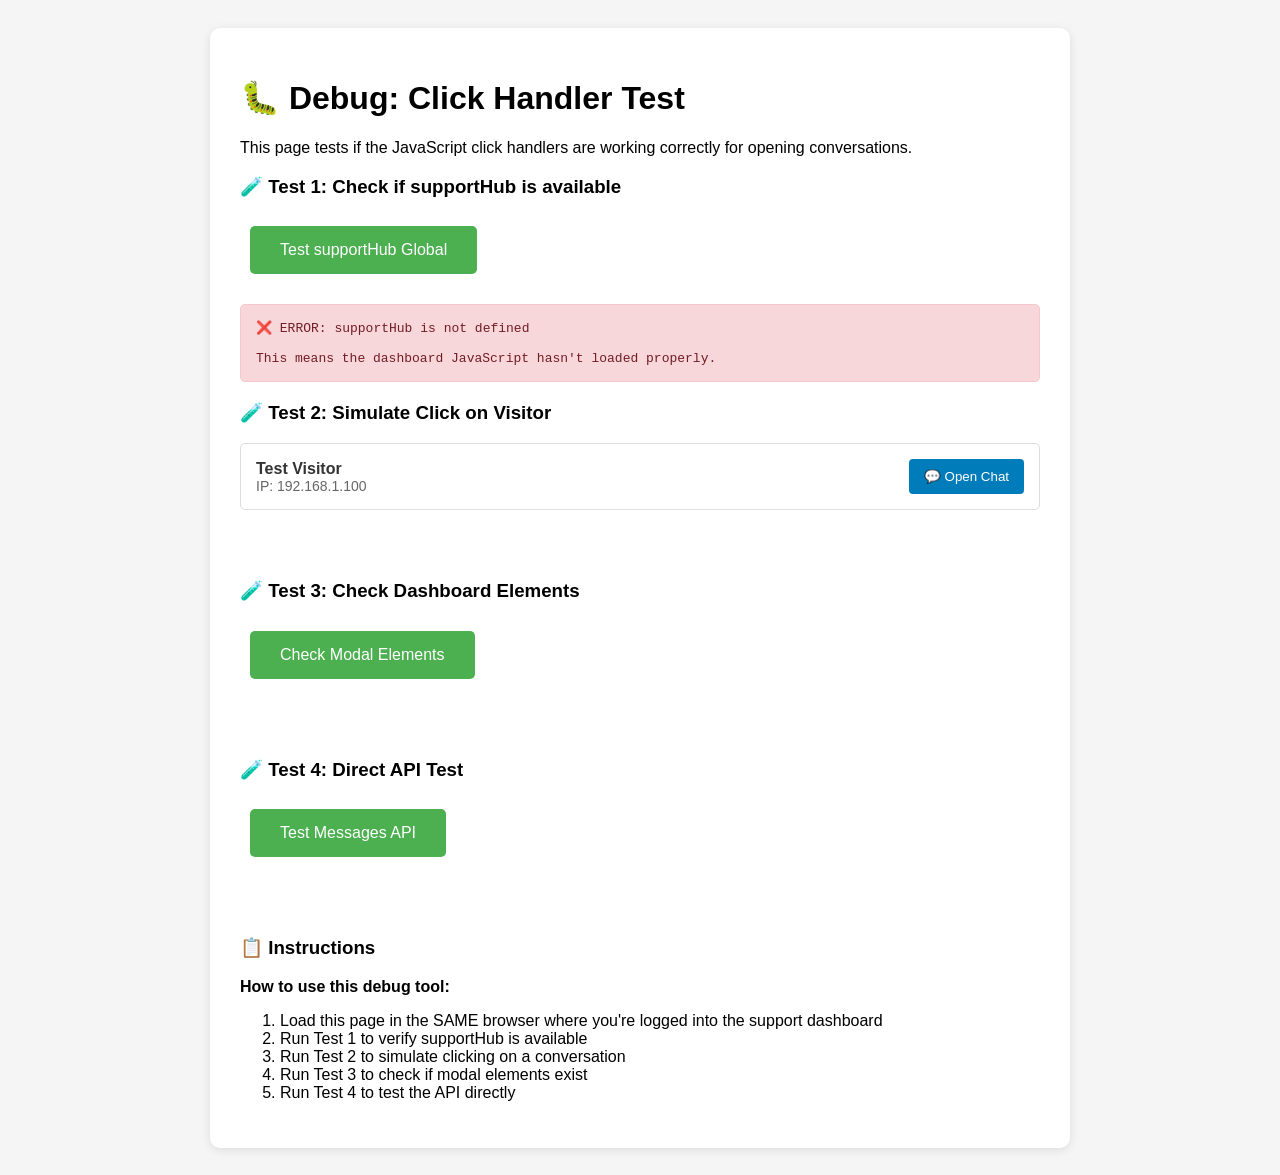
<file: api/debug-click-handler.html>
<!DOCTYPE html>
<html lang="en">
<head>
    <meta charset="UTF-8">
    <meta name="viewport" content="width=device-width, initial-scale=1.0">
    <title>Debug Click Handler</title>
    <style>
        body {
            font-family: Arial, sans-serif;
            padding: 20px;
            background: #f5f5f5;
        }
        .test-container {
            background: white;
            padding: 30px;
            border-radius: 10px;
            box-shadow: 0 2px 10px rgba(0,0,0,0.1);
            max-width: 800px;
            margin: 0 auto;
        }
        .test-button {
            background: #4CAF50;
            color: white;
            padding: 15px 30px;
            border: none;
            border-radius: 5px;
            cursor: pointer;
            margin: 10px;
            font-size: 16px;
        }
        .test-button:hover {
            background: #45a049;
        }
        .result {
            margin: 20px 0;
            padding: 15px;
            border-radius: 5px;
            font-family: monospace;
            white-space: pre-wrap;
        }
        .success {
            background: #d4edda;
            border: 1px solid #c3e6cb;
            color: #155724;
        }
        .error {
            background: #f8d7da;
            border: 1px solid #f5c6cb;
            color: #721c24;
        }
        .info {
            background: #d1ecf1;
            border: 1px solid #bee5eb;
            color: #0c5460;
        }
        .sample-client {
            border: 1px solid #ddd;
            padding: 15px;
            margin: 10px 0;
            border-radius: 5px;
            display: flex;
            justify-content: space-between;
            align-items: center;
            background: white;
        }
        .client-info {
            flex: 1;
        }
        .client-name {
            font-weight: bold;
            color: #333;
        }
        .client-ip {
            color: #666;
            font-size: 14px;
        }
        .btn-icon {
            background: #007cba;
            color: white;
            border: none;
            padding: 10px 15px;
            border-radius: 4px;
            cursor: pointer;
        }
        .btn-icon:hover {
            background: #005a87;
        }
    </style>
</head>
<body>
    <div class="test-container">
        <h1>🐛 Debug: Click Handler Test</h1>
        <p>This page tests if the JavaScript click handlers are working correctly for opening conversations.</p>

        <div class="test-section">
            <h3>🧪 Test 1: Check if supportHub is available</h3>
            <button class="test-button" onclick="testSupportHub()">Test supportHub Global</button>
            <div id="supportHubResult" class="result"></div>
        </div>

        <div class="test-section">
            <h3>🧪 Test 2: Simulate Click on Visitor</h3>
            <div class="sample-client">
                <div class="client-info">
                    <div class="client-name">Test Visitor</div>
                    <div class="client-ip">IP: 192.168.1.100</div>
                </div>
                <button class="btn-icon" onclick="testOpenChat('192.168.1.100')" title="Open Chat">
                    💬 Open Chat
                </button>
            </div>
            <div id="clickResult" class="result"></div>
        </div>

        <div class="test-section">
            <h3>🧪 Test 3: Check Dashboard Elements</h3>
            <button class="test-button" onclick="checkDashboardElements()">Check Modal Elements</button>
            <div id="elementsResult" class="result"></div>
        </div>

        <div class="test-section">
            <h3>🧪 Test 4: Direct API Test</h3>
            <button class="test-button" onclick="testApiCall()">Test Messages API</button>
            <div id="apiResult" class="result"></div>
        </div>

        <div class="test-section">
            <h3>📋 Instructions</h3>
            <p><strong>How to use this debug tool:</strong></p>
            <ol>
                <li>Load this page in the SAME browser where you're logged into the support dashboard</li>
                <li>Run Test 1 to verify supportHub is available</li>
                <li>Run Test 2 to simulate clicking on a conversation</li>
                <li>Run Test 3 to check if modal elements exist</li>
                <li>Run Test 4 to test the API directly</li>
            </ol>
        </div>
    </div>

    <script>
        function testSupportHub() {
            const resultDiv = document.getElementById('supportHubResult');
            
            try {
                if (typeof window.supportHub !== 'undefined') {
                    if (window.supportHub && typeof window.supportHub.openChat === 'function') {
                        resultDiv.className = 'result success';
                        resultDiv.textContent = '✅ SUCCESS: supportHub is available and has openChat method!';
                    } else {
                        resultDiv.className = 'result error';
                        resultDiv.textContent = '❌ ERROR: supportHub exists but missing openChat method';
                    }
                } else {
                    resultDiv.className = 'result error';
                    resultDiv.textContent = '❌ ERROR: supportHub is not defined\n\nThis means the dashboard JavaScript hasn\'t loaded properly.';
                }
            } catch (error) {
                resultDiv.className = 'result error';
                resultDiv.textContent = `❌ ERROR: ${error.message}`;
            }
        }

        function testOpenChat(clientIp) {
            const resultDiv = document.getElementById('clickResult');
            
            try {
                resultDiv.className = 'result info';
                resultDiv.textContent = `🔄 Testing openChat('${clientIp}')...`;
                
                if (typeof window.supportHub !== 'undefined' && window.supportHub.openChat) {
                    // Try to call the openChat method
                    window.supportHub.openChat(clientIp).then(() => {
                        resultDiv.className = 'result success';
                        resultDiv.textContent = `✅ SUCCESS: openChat('${clientIp}') completed!\n\nIf modal didn't open, check Test 3 for missing elements.`;
                    }).catch((error) => {
                        resultDiv.className = 'result error';
                        resultDiv.textContent = `❌ ERROR in openChat: ${error.message}\n\nThis could be an API issue or authentication problem.`;
                    });
                } else {
                    resultDiv.className = 'result error';
                    resultDiv.textContent = '❌ ERROR: supportHub.openChat not available\n\nRun Test 1 first to check supportHub availability.';
                }
            } catch (error) {
                resultDiv.className = 'result error';
                resultDiv.textContent = `❌ ERROR: ${error.message}`;
            }
        }

        function checkDashboardElements() {
            const resultDiv = document.getElementById('elementsResult');
            
            const elements = [
                'chatModal',
                'modalClientName', 
                'modalClientIP',
                'modalClientStatus',
                'chatMessages',
                'messageInput'
            ];
            
            let results = '🔍 Checking modal elements:\n\n';
            let allFound = true;
            
            elements.forEach(elementId => {
                const element = document.getElementById(elementId);
                if (element) {
                    results += `✅ ${elementId}: Found\n`;
                } else {
                    results += `❌ ${elementId}: Missing\n`;
                    allFound = false;
                }
            });
            
            if (allFound) {
                resultDiv.className = 'result success';
                results += '\n✅ All modal elements found!';
            } else {
                resultDiv.className = 'result error';
                results += '\n❌ Some modal elements are missing - this will prevent conversations from opening.';
            }
            
            resultDiv.textContent = results;
        }

        async function testApiCall() {
            const resultDiv = document.getElementById('apiResult');
            
            try {
                resultDiv.className = 'result info';
                resultDiv.textContent = '🔄 Testing API call...';
                
                // Get token from localStorage (same as dashboard)
                const token = localStorage.getItem('wp_support_token');
                
                if (!token) {
                    resultDiv.className = 'result error';
                    resultDiv.textContent = '❌ ERROR: No authentication token found\n\nMake sure you\'re logged into the support dashboard.';
                    return;
                }
                
                const response = await fetch('/wordpress_support_hub/api/messages.php?client_ip=192.168.1.100', {
                    method: 'GET',
                    headers: {
                        'Authorization': `Bearer ${token}`,
                        'Content-Type': 'application/json'
                    }
                });
                
                const data = await response.json();
                
                if (response.ok && data.success) {
                    resultDiv.className = 'result success';
                    resultDiv.textContent = `✅ API SUCCESS!\n\nStatus: ${response.status}\nMessages found: ${data.data.messages.length}\nClient: ${data.data.client.name}`;
                } else {
                    resultDiv.className = 'result error';
                    resultDiv.textContent = `❌ API ERROR!\n\nStatus: ${response.status}\nError: ${data.error || 'Unknown error'}`;
                }
                
            } catch (error) {
                resultDiv.className = 'result error';
                resultDiv.textContent = `❌ FETCH ERROR: ${error.message}`;
            }
        }

        // Auto-run supportHub test when page loads
        document.addEventListener('DOMContentLoaded', () => {
            setTimeout(testSupportHub, 1000);
        });
    </script>
</body>
</html>
</file>
<file: styles.css>
/* Reset and Base Styles */
* {
    margin: 0;
    padding: 0;
    box-sizing: border-box;
}

:root {
    /* Color Palette */
    --primary-color: #6366f1;
    --primary-light: #818cf8;
    --primary-dark: #4f46e5;
    --secondary-color: #f59e0b;
    --success-color: #10b981;
    --danger-color: #ef4444;
    --warning-color: #f59e0b;
    
    /* Neutrals */
    --white: #ffffff;
    --gray-50: #f9fafb;
    --gray-100: #f3f4f6;
    --gray-200: #e5e7eb;
    --gray-300: #d1d5db;
    --gray-400: #9ca3af;
    --gray-500: #6b7280;
    --gray-600: #4b5563;
    --gray-700: #374151;
    --gray-800: #1f2937;
    --gray-900: #111827;
    --black: #000000;
    
    /* Gradients */
    --gradient-primary: linear-gradient(135deg, #667eea 0%, #764ba2 100%);
    --gradient-secondary: linear-gradient(135deg, #f093fb 0%, #f5576c 100%);
    --gradient-success: linear-gradient(135deg, #4facfe 0%, #00f2fe 100%);
    --gradient-dark: linear-gradient(135deg, #667eea 0%, #764ba2 100%);
    
    /* Shadows */
    --shadow-sm: 0 1px 2px 0 rgba(0, 0, 0, 0.05);
    --shadow-md: 0 4px 6px -1px rgba(0, 0, 0, 0.1), 0 2px 4px -1px rgba(0, 0, 0, 0.06);
    --shadow-lg: 0 10px 15px -3px rgba(0, 0, 0, 0.1), 0 4px 6px -2px rgba(0, 0, 0, 0.05);
    --shadow-xl: 0 20px 25px -5px rgba(0, 0, 0, 0.1), 0 10px 10px -5px rgba(0, 0, 0, 0.04);
    --shadow-2xl: 0 25px 50px -12px rgba(0, 0, 0, 0.25);
    --shadow-glow: 0 0 20px rgba(99, 102, 241, 0.3);
    
    /* Typography */
    --font-family: 'Inter', -apple-system, BlinkMacSystemFont, 'Segoe UI', Roboto, sans-serif;
    
    /* Spacing */
    --space-xs: 0.25rem;
    --space-sm: 0.5rem;
    --space-md: 1rem;
    --space-lg: 1.5rem;
    --space-xl: 2rem;
    --space-2xl: 3rem;
    
    /* Border Radius */
    --radius-sm: 0.25rem;
    --radius-md: 0.5rem;
    --radius-lg: 0.75rem;
    --radius-xl: 1rem;
    --radius-2xl: 1.5rem;
    --radius-full: 9999px;
    
    /* Animation */
    --transition-fast: 0.15s ease;
    --transition-normal: 0.3s ease;
    --transition-slow: 0.5s ease;
}

body {
    font-family: var(--font-family);
    background: linear-gradient(135deg, #667eea 0%, #764ba2 100%);
    min-height: 100vh;
    color: var(--gray-800);
    overflow-x: hidden;
    position: relative;
}

/* Loading Screen */
.loading-screen {
    position: fixed;
    top: 0;
    left: 0;
    width: 100%;
    height: 100%;
    background: var(--gradient-primary);
    display: flex;
    align-items: center;
    justify-content: center;
    z-index: 9999;
    transition: opacity 0.5s ease, visibility 0.5s ease;
}

.loading-screen.hidden {
    opacity: 0;
    visibility: hidden;
}

.loading-container {
    text-align: center;
    color: white;
}

.loading-sphere {
    width: 80px;
    height: 80px;
    margin: 0 auto 2rem;
    position: relative;
    transform-style: preserve-3d;
    animation: rotateSphere 2s infinite linear;
}

.loading-sphere::before {
    content: '';
    position: absolute;
    top: 0;
    left: 0;
    width: 100%;
    height: 100%;
    border: 3px solid rgba(255, 255, 255, 0.3);
    border-radius: 50%;
    transform: rotateY(0deg) translateZ(20px);
}

.inner-sphere {
    width: 100%;
    height: 100%;
    background: rgba(255, 255, 255, 0.1);
    border-radius: 50%;
    position: relative;
    animation: pulseSphere 1.5s infinite ease-in-out;
}

.loading-text {
    font-size: 1.5rem;
    font-weight: 600;
    letter-spacing: 0.1em;
}

.dots {
    animation: loadingDots 1.5s infinite ease-in-out;
}

@keyframes rotateSphere {
    0% { transform: rotateX(0deg) rotateY(0deg); }
    100% { transform: rotateX(360deg) rotateY(360deg); }
}

@keyframes pulseSphere {
    0%, 100% { transform: scale(1); opacity: 0.8; }
    50% { transform: scale(1.1); opacity: 1; }
}

@keyframes loadingDots {
    0%, 20% { opacity: 0; }
    50% { opacity: 1; }
    100% { opacity: 0; }
}

/* Background Animation */
.bg-animation {
    position: fixed;
    top: 0;
    left: 0;
    width: 100%;
    height: 100%;
    pointer-events: none;
    z-index: 1;
}

.floating-shapes {
    position: relative;
    width: 100%;
    height: 100%;
}

.shape {
    position: absolute;
    border-radius: 50%;
    background: rgba(255, 255, 255, 0.1);
    animation: float 20s infinite linear;
}

.shape-1 {
    width: 100px;
    height: 100px;
    top: 20%;
    left: 10%;
    animation-delay: 0s;
    animation-duration: 25s;
}

.shape-2 {
    width: 60px;
    height: 60px;
    top: 60%;
    right: 20%;
    animation-delay: -5s;
    animation-duration: 20s;
}

.shape-3 {
    width: 80px;
    height: 80px;
    bottom: 30%;
    left: 30%;
    animation-delay: -10s;
    animation-duration: 30s;
}

.shape-4 {
    width: 40px;
    height: 40px;
    top: 10%;
    right: 10%;
    animation-delay: -15s;
    animation-duration: 15s;
}

.shape-5 {
    width: 120px;
    height: 120px;
    bottom: 10%;
    right: 30%;
    animation-delay: -20s;
    animation-duration: 35s;
}

@keyframes float {
    0% {
        transform: translateY(0px) rotate(0deg);
        opacity: 0.7;
    }
    50% {
        transform: translateY(-20px) rotate(180deg);
        opacity: 1;
    }
    100% {
        transform: translateY(0px) rotate(360deg);
        opacity: 0.7;
    }
}

/* Main Container */
.main-container {
    position: relative;
    z-index: 2;
    min-height: 100vh;
    padding: var(--space-md);
}

/* Header */
.header {
    background: rgba(255, 255, 255, 0.1);
    backdrop-filter: blur(20px);
    border: 1px solid rgba(255, 255, 255, 0.2);
    border-radius: var(--radius-xl);
    margin-bottom: var(--space-xl);
    animation: slideDown 0.8s ease-out;
}

.header-content {
    display: flex;
    justify-content: space-between;
    align-items: center;
    padding: var(--space-lg) var(--space-xl);
}

.logo {
    display: flex;
    align-items: center;
    gap: var(--space-sm);
    color: white;
    font-size: 1.5rem;
    font-weight: 700;
}

.logo i {
    font-size: 2rem;
    background: var(--gradient-secondary);
    -webkit-background-clip: text;
    -webkit-text-fill-color: transparent;
    background-clip: text;
}

/* Buttons */
.btn-primary, .btn-secondary, .btn-ghost {
    padding: var(--space-sm) var(--space-lg);
    border: none;
    border-radius: var(--radius-lg);
    font-weight: 600;
    font-size: 1rem;
    cursor: pointer;
    transition: all var(--transition-normal);
    position: relative;
    overflow: hidden;
    display: inline-flex;
    align-items: center;
    gap: var(--space-sm);
    text-decoration: none;
}

.btn-primary {
    background: var(--gradient-primary);
    color: white;
    box-shadow: var(--shadow-lg);
    transform: translateY(0);
}

.btn-primary:hover {
    transform: translateY(-2px);
    box-shadow: var(--shadow-xl);
}

.btn-primary:active {
    transform: translateY(0);
}

.btn-secondary {
    background: rgba(255, 255, 255, 0.2);
    color: white;
    border: 1px solid rgba(255, 255, 255, 0.3);
}

.btn-secondary:hover {
    background: rgba(255, 255, 255, 0.3);
    transform: translateY(-1px);
}

.btn-ghost {
    background: transparent;
    color: rgba(255, 255, 255, 0.8);
    border: 1px solid rgba(255, 255, 255, 0.2);
}

.btn-ghost:hover {
    background: rgba(255, 255, 255, 0.1);
    color: white;
}

.btn-loading {
    display: none;
}

.btn-primary.loading .btn-text {
    display: none;
}

.btn-primary.loading .btn-loading {
    display: flex;
    align-items: center;
}

@keyframes slideDown {
    0% {
        opacity: 0;
        transform: translateY(-50px);
    }
    100% {
        opacity: 1;
        transform: translateY(0);
    }
}

/* Connection Form */
.connection-form {
    display: flex;
    justify-content: center;
    align-items: center;
    min-height: calc(100vh - 200px);
    animation: slideUp 0.8s ease-out 0.2s both;
}

.form-container {
    background: rgba(255, 255, 255, 0.95);
    backdrop-filter: blur(20px);
    border: 1px solid rgba(255, 255, 255, 0.3);
    border-radius: var(--radius-2xl);
    padding: var(--space-2xl);
    box-shadow: var(--shadow-2xl);
    width: 100%;
    max-width: 480px;
    transform: perspective(1000px) rotateX(0deg);
    transition: transform var(--transition-slow);
}

.form-container:hover {
    transform: perspective(1000px) rotateX(2deg);
}

.form-header {
    text-align: center;
    margin-bottom: var(--space-2xl);
}

.form-icon {
    width: 80px;
    height: 80px;
    background: var(--gradient-primary);
    border-radius: var(--radius-full);
    display: flex;
    align-items: center;
    justify-content: center;
    margin: 0 auto var(--space-lg);
    animation: bounce 2s infinite;
}

.form-icon i {
    color: white;
    font-size: 2rem;
}

.form-header h1 {
    font-size: 2rem;
    font-weight: 700;
    color: var(--gray-800);
    margin-bottom: var(--space-sm);
}

.form-header p {
    color: var(--gray-600);
    font-size: 1.1rem;
}

@keyframes bounce {
    0%, 20%, 53%, 80%, 100% {
        transform: translate3d(0, 0, 0);
    }
    40%, 43% {
        transform: translate3d(0, -10px, 0);
    }
    70% {
        transform: translate3d(0, -5px, 0);
    }
    90% {
        transform: translate3d(0, -2px, 0);
    }
}

@keyframes slideUp {
    0% {
        opacity: 0;
        transform: translateY(50px);
    }
    100% {
        opacity: 1;
        transform: translateY(0);
    }
}

/* Form Styles */
.wp-form {
    display: flex;
    flex-direction: column;
    gap: var(--space-lg);
}

.input-group {
    position: relative;
}

.input-group label {
    display: flex;
    align-items: center;
    gap: var(--space-sm);
    margin-bottom: var(--space-sm);
    font-weight: 600;
    color: var(--gray-700);
    font-size: 0.9rem;
}

.input-group input {
    width: 100%;
    padding: var(--space-lg);
    border: 2px solid var(--gray-200);
    border-radius: var(--radius-lg);
    font-size: 1rem;
    transition: all var(--transition-normal);
    background: rgba(255, 255, 255, 0.8);
    position: relative;
    z-index: 1;
}

.input-group input:focus {
    outline: none;
    border-color: var(--primary-color);
    box-shadow: 0 0 0 3px rgba(99, 102, 241, 0.1);
    background: white;
    transform: translateY(-1px);
}

.input-underline {
    position: absolute;
    bottom: 0;
    left: 0;
    height: 2px;
    width: 0;
    background: var(--gradient-primary);
    transition: width var(--transition-normal);
    border-radius: var(--radius-full);
}

.input-group input:focus + .input-underline {
    width: 100%;
}

.password-toggle {
    position: absolute;
    right: var(--space-lg);
    top: 50%;
    transform: translateY(-50%);
    background: none;
    border: none;
    color: var(--gray-500);
    cursor: pointer;
    z-index: 2;
    transition: color var(--transition-fast);
}

.password-toggle:hover {
    color: var(--primary-color);
}

.form-footer {
    text-align: center;
    margin-top: var(--space-lg);
}

.security-badge {
    display: inline-flex;
    align-items: center;
    gap: var(--space-sm);
    color: var(--gray-600);
    font-size: 0.9rem;
}

.security-badge i {
    color: var(--success-color);
}

/* Dashboard */
.dashboard {
    opacity: 1;
    transition: opacity var(--transition-slow);
}

.dashboard.hidden {
    display: none;
}

.dashboard-header {
    background: rgba(255, 255, 255, 0.1);
    backdrop-filter: blur(20px);
    border: 1px solid rgba(255, 255, 255, 0.2);
    border-radius: var(--radius-xl);
    padding: var(--space-lg) var(--space-xl);
    margin-bottom: var(--space-xl);
    display: flex;
    justify-content: space-between;
    align-items: center;
    flex-wrap: wrap;
    gap: var(--space-lg);
}

.site-info {
    display: flex;
    align-items: center;
    gap: var(--space-lg);
    color: white;
}

.site-icon {
    width: 60px;
    height: 60px;
    background: var(--gradient-secondary);
    border-radius: var(--radius-lg);
    display: flex;
    align-items: center;
    justify-content: center;
    font-size: 1.5rem;
}

.site-details h2 {
    font-size: 1.5rem;
    margin-bottom: var(--space-xs);
}

.site-details p {
    color: rgba(255, 255, 255, 0.7);
}

.dashboard-actions {
    display: flex;
    gap: var(--space-sm);
}

.dashboard-content {
    display: grid;
    grid-template-columns: 1fr 2fr;
    gap: var(--space-xl);
    height: calc(100vh - 300px);
}

/* Clients Section */
.clients-section {
    background: rgba(255, 255, 255, 0.95);
    border-radius: var(--radius-xl);
    padding: var(--space-xl);
    box-shadow: var(--shadow-lg);
    overflow: hidden;
}

.section-header {
    display: flex;
    justify-content: space-between;
    align-items: center;
    margin-bottom: var(--space-xl);
    flex-wrap: wrap;
    gap: var(--space-lg);
}

.section-header h3 {
    display: flex;
    align-items: center;
    gap: var(--space-sm);
    color: var(--gray-800);
    font-size: 1.25rem;
}

.clients-stats {
    display: flex;
    gap: var(--space-lg);
}

.stat {
    text-align: center;
}

.stat-number {
    display: block;
    font-size: 1.5rem;
    font-weight: 700;
    color: var(--primary-color);
}

.stat-label {
    font-size: 0.8rem;
    color: var(--gray-600);
    text-transform: uppercase;
    letter-spacing: 0.05em;
}

.clients-container {
    height: calc(100% - 100px);
    overflow-y: auto;
}

.clients-list {
    display: flex;
    flex-direction: column;
    gap: var(--space-sm);
}

.client-item {
    padding: var(--space-lg);
    border: 1px solid var(--gray-200);
    border-radius: var(--radius-lg);
    cursor: pointer;
    transition: all var(--transition-normal);
    background: white;
    position: relative;
    overflow: hidden;
}

.client-item.clickable-client {
    cursor: pointer;
}

.client-item.clickable-client:hover {
    transform: translateX(5px);
    border-color: var(--primary-color);
    box-shadow: var(--shadow-md);
    background: #f8faff;
}

.client-item::before {
    content: '';
    position: absolute;
    top: 0;
    left: -100%;
    width: 100%;
    height: 100%;
    background: var(--gradient-primary);
    opacity: 0.05;
    transition: left var(--transition-normal);
}

.client-item:hover::before {
    left: 0;
}

.client-header {
    display: flex;
    justify-content: space-between;
    align-items: center;
    margin-bottom: var(--space-sm);
}

.client-name {
    font-weight: 600;
    color: var(--gray-800);
}

.client-status {
    padding: var(--space-xs) var(--space-sm);
    border-radius: var(--radius-full);
    font-size: 0.8rem;
    font-weight: 500;
    text-transform: uppercase;
    letter-spacing: 0.05em;
}

.client-status.online {
    background: rgba(16, 185, 129, 0.1);
    color: var(--success-color);
}

.client-status.offline {
    background: rgba(107, 114, 128, 0.1);
    color: var(--gray-500);
}

.client-ip {
    color: var(--gray-600);
    font-size: 0.9rem;
}

.client-last-message {
    font-size: 0.9rem;
    color: var(--gray-600);
    margin-top: var(--space-sm);
    font-style: italic;
}

/* Chat Section */
.chat-section {
    background: rgba(255, 255, 255, 0.95);
    border-radius: var(--radius-xl);
    padding: var(--space-xl);
    box-shadow: var(--shadow-lg);
    overflow: hidden;
}

.chat-container {
    height: 100%;
    display: flex;
    align-items: center;
    justify-content: center;
}

.chat-placeholder {
    text-align: center;
    color: var(--gray-500);
}

.placeholder-icon {
    width: 100px;
    height: 100px;
    background: var(--gradient-primary);
    border-radius: var(--radius-full);
    display: flex;
    align-items: center;
    justify-content: center;
    margin: 0 auto var(--space-lg);
    animation: pulse 2s infinite;
}

.placeholder-icon i {
    font-size: 3rem;
    color: white;
}

@keyframes pulse {
    0%, 100% {
        transform: scale(1);
        opacity: 0.8;
    }
    50% {
        transform: scale(1.05);
        opacity: 1;
    }
}

/* Modal */
.modal {
    display: none;
    position: fixed;
    top: 0;
    left: 0;
    width: 100%;
    height: 100%;
    background: rgba(0, 0, 0, 0.5);
    backdrop-filter: blur(10px);
    z-index: 1000;
    animation: modalFadeIn 0.3s ease;
}

.modal.active {
    display: flex;
    align-items: center;
    justify-content: center;
}

.modal-content {
    background: white;
    border-radius: var(--radius-xl);
    width: 90%;
    max-width: 600px;
    max-height: 80vh;
    overflow: hidden;
    box-shadow: var(--shadow-2xl);
    animation: modalSlideIn 0.3s ease;
}

.modal-header {
    padding: var(--space-xl);
    border-bottom: 1px solid var(--gray-200);
    display: flex;
    justify-content: space-between;
    align-items: center;
    background: var(--gradient-primary);
    color: white;
}

.client-info {
    display: flex;
    align-items: center;
    gap: var(--space-lg);
}

.client-avatar {
    width: 50px;
    height: 50px;
    background: rgba(255, 255, 255, 0.2);
    border-radius: var(--radius-full);
    display: flex;
    align-items: center;
    justify-content: center;
    font-size: 1.2rem;
}

.client-details h3 {
    margin-bottom: var(--space-xs);
}

.client-details p {
    font-size: 0.9rem;
    opacity: 0.8;
}

.modal-close {
    background: none;
    border: none;
    color: white;
    font-size: 1.5rem;
    cursor: pointer;
    padding: var(--space-sm);
    border-radius: var(--radius-md);
    transition: background var(--transition-fast);
}

.modal-close:hover {
    background: rgba(255, 255, 255, 0.1);
}

.modal-body {
    height: 500px;
    display: flex;
    flex-direction: column;
}

.chat-messages {
    flex: 1;
    padding: var(--space-lg);
    overflow-y: auto;
    display: flex;
    flex-direction: column;
    gap: var(--space-md);
}

.message {
    max-width: 80%;
    padding: var(--space-md);
    border-radius: var(--radius-lg);
    position: relative;
    animation: messageSlide 0.3s ease;
}

.message.user {
    align-self: flex-end;
    background: var(--gradient-primary);
    color: white;
    border-bottom-right-radius: var(--radius-sm);
}

.message.support {
    align-self: flex-start;
    background: var(--gray-100);
    color: var(--gray-800);
    border-bottom-left-radius: var(--radius-sm);
}

.message-time {
    font-size: 0.8rem;
    opacity: 0.7;
    margin-top: var(--space-xs);
}

.chat-input-container {
    padding: var(--space-lg);
    border-top: 1px solid var(--gray-200);
    background: var(--gray-50);
}

.chat-input {
    display: flex;
    gap: var(--space-sm);
}

.chat-input input {
    flex: 1;
    padding: var(--space-md);
    border: 1px solid var(--gray-300);
    border-radius: var(--radius-lg);
    font-size: 1rem;
    transition: all var(--transition-normal);
}

.chat-input input:focus {
    outline: none;
    border-color: var(--primary-color);
    box-shadow: 0 0 0 3px rgba(99, 102, 241, 0.1);
}

.send-btn {
    padding: var(--space-md);
    background: var(--gradient-primary);
    color: white;
    border: none;
    border-radius: var(--radius-lg);
    cursor: pointer;
    transition: all var(--transition-normal);
    display: flex;
    align-items: center;
    justify-content: center;
    min-width: 50px;
}

.send-btn:hover {
    transform: translateY(-1px);
    box-shadow: var(--shadow-md);
}

@keyframes modalFadeIn {
    0% { opacity: 0; }
    100% { opacity: 1; }
}

@keyframes modalSlideIn {
    0% {
        opacity: 0;
        transform: translateY(-50px) scale(0.95);
    }
    100% {
        opacity: 1;
        transform: translateY(0) scale(1);
    }
}

@keyframes messageSlide {
    0% {
        opacity: 0;
        transform: translateY(20px);
    }
    100% {
        opacity: 1;
        transform: translateY(0);
    }
}

/* Utility Classes */
.hidden {
    display: none !important;
}

/* Mobile Responsiveness */
@media (max-width: 768px) {
    .main-container {
        padding: var(--space-sm);
    }
    
    .header-content {
        padding: var(--space-md);
        flex-wrap: wrap;
        gap: var(--space-md);
    }
    
    .logo {
        font-size: 1.25rem;
    }
    
    .form-container {
        padding: var(--space-xl);
        margin: var(--space-md);
    }
    
    .form-header h1 {
        font-size: 1.75rem;
    }
    
    .dashboard-header {
        padding: var(--space-md);
        flex-direction: column;
        align-items: flex-start;
        gap: var(--space-md);
    }
    
    .site-info {
        flex-direction: column;
        align-items: flex-start;
        gap: var(--space-md);
    }
    
    .dashboard-actions {
        width: 100%;
        justify-content: flex-end;
    }
    
    .dashboard-content {
        grid-template-columns: 1fr;
        height: auto;
        gap: var(--space-lg);
    }
    
    .clients-section,
    .chat-section {
        padding: var(--space-lg);
    }
    
    .section-header {
        flex-direction: column;
        align-items: flex-start;
        gap: var(--space-md);
    }
    
    .clients-stats {
        width: 100%;
        justify-content: space-around;
    }
    
    .modal-content {
        width: 95%;
        margin: var(--space-md);
    }
    
    .modal-header {
        padding: var(--space-lg);
        flex-direction: column;
        align-items: flex-start;
        gap: var(--space-md);
    }
    
    .client-info {
        flex-direction: row;
        width: 100%;
    }
    
    .modal-close {
        position: absolute;
        top: var(--space-md);
        right: var(--space-md);
    }
    
    .message {
        max-width: 90%;
    }
    
    .client-item {
        padding: var(--space-md);
    }
    
    .client-header {
        flex-direction: column;
        align-items: flex-start;
        gap: var(--space-xs);
    }
}

@media (max-width: 480px) {
    .form-container {
        padding: var(--space-lg);
    }
    
    .form-icon {
        width: 60px;
        height: 60px;
    }
    
    .form-icon i {
        font-size: 1.5rem;
    }
    
    .form-header h1 {
        font-size: 1.5rem;
    }
    
    .shape {
        display: none;
    }
    
    .clients-stats {
        flex-direction: column;
        gap: var(--space-sm);
    }
    
    .stat {
        text-align: left;
    }
    
    .dashboard-actions {
        flex-wrap: wrap;
    }
    
    .btn-primary,
    .btn-secondary,
    .btn-ghost {
        padding: var(--space-sm) var(--space-md);
        font-size: 0.9rem;
    }
}
</file>
